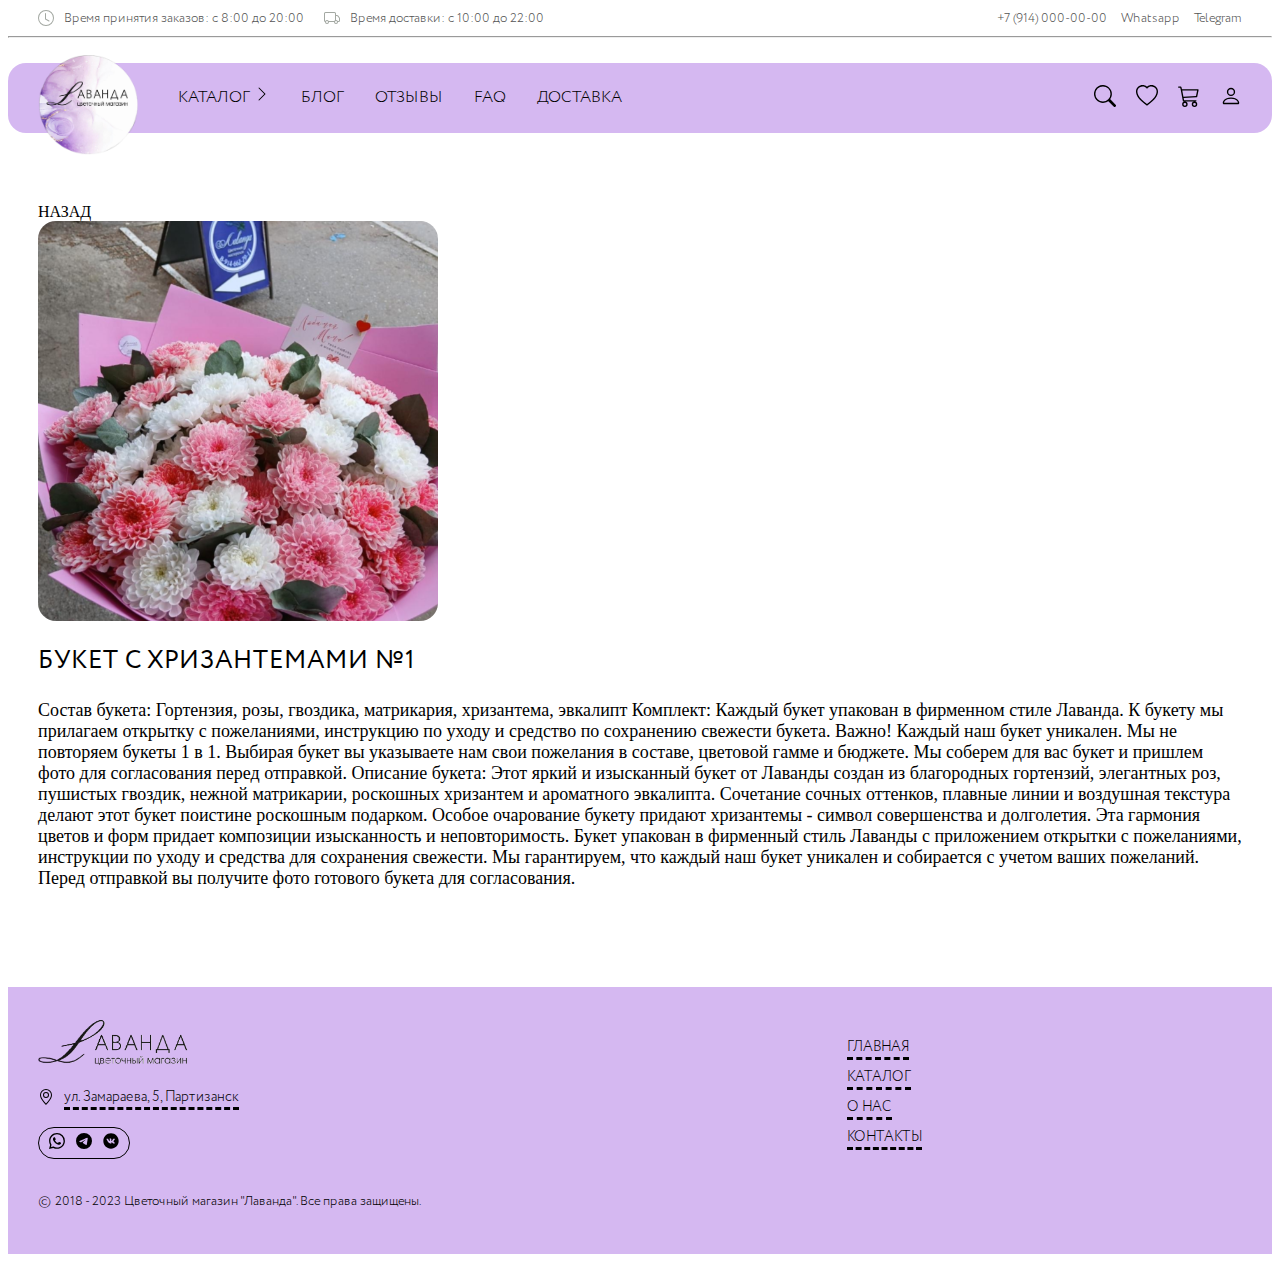
<file: buket-1.html>
<!DOCTYPE html>
<html lang="ru">
<head>
    <meta charset="UTF-8">
    <!-- Описать ключевые слова в метаинформации страницы, а также в описании страницы-->
    <meta name="viewport" content="width=device-width, initial-scale=1.0">

    <!--    <meta name="theme-color" content="#666666">-->
    <meta name="keywords" content="Лаванда, Партизанск, флористика, цветы, букеты, подарки, доставка цветов, магазин
    цветов, флористический магазин, цветочная лавка, флористические услуги, оформление мероприятий, цветы в Партизанске,
    цветы из Партизанска, магазин Лаванда">
    <meta name="description" content="Магазин флористики Лаванда в Партизанске предлагает широкий ассортимент свежих
    цветов, уникальных букетов и флористических композиций. Мы предоставляем качественные услуги по доставке цветов и
    оформлению мероприятий. Выбирайте самые красивые и свежие цветы для любого повода!">

    <link rel="stylesheet" href="styles/flowers.css">

    <!--metatextblock-->
    <title>Цветочный магазин "Лаванда" | Доставка букетов в Партизанске</title>
</head>
<body>
<header>
    <section class="header__top">
        <div class="header__info">
            <div class="header__icon-text">
                <img src="icons/clock.svg" alt="Часы" width="16" height="16">
                <span class="header__text header__text-icon">Время принятия заказов: с 8:00 до 20:00</span>
            </div>
            <div class="header__icon-text">
                <img src="icons/truck.svg" alt="Грузовик" width="16" height="16">
                <span class="header__text header__text-icon">Время доставки: с 10:00 до 22:00</span>
            </div>
        </div>
        <div class="header__contacts">
            <span class="header__text header__text-contacts">+7 (914) 000-00-00</span>
            <span class="header__text header__text-contacts">Whatsapp</span>
            <span class="header__text header__text-contacts">Telegram</span>
        </div>
    </section>

    <hr class="divider">

    <section class="header__middle">
        <div class="header__logo-block">
            <div class="header__site-nav-block">
                <nav class="header__menu">
                    <div class="header__logo">
                        <img src="images/logotype.png" alt="Лаванда" href="index.html">
                    </div>
                    <div class="header__menu-list">
                        <ul class="header__list">
                            <li class="header__list-item">
                                <a class="header__link" href="#">КАТАЛОГ
                                    <img class="header__arrow" src="icons/right-button.svg"
                                         alt="Вправо выпадающее меню" width="16" height="16"></a>
                                <ul class="header__dropdown-list">
                                    <li class="header__dropdown-item"><a href="#">ОНЛАЙН-ВИТРИНА</a></li>
                                    <li class="header__dropdown-item">
                                        <a class="header__dropdown-link" href="#">
                                            БУКЕТ НА ЗАКАЗ
                                            <img class="header__dropdown-arrow" src="icons/right-button.svg"
                                                 alt="Вправо выпадающее меню" width="16" height="16">
                                        </a>
                                        <ul class="header__dropdown-list header__dropdown-list_level2">
                                            <li class="header__dropdown-item"><a href="#">СЕЗОННЫЕ</a></li>
                                            <li class="header__dropdown-item"><a href="#">МОНО И ДУОБУКЕТЫ</a></li>
                                            <li class="header__dropdown-item"><a href="#">ЦВЕТОЧНЫЕ КОМПОЗИЦИИ</a></li>
                                            <li class="header__dropdown-item"><a href="#">СВАДЕБНЫЕ БУКЕТЫ</a></li>
                                            <li class="header__dropdown-item"><a href="#">СУХОЦВЕТЫ</a></li>
                                        </ul>
                                    </li>
                                    <li class="header__dropdown-item">
                                        <a class="header__dropdown-link" href="#">
                                            ДОБАВИТЬ К БУКЕТУ
                                            <img class="header__dropdown-arrow" src="icons/right-button.svg"
                                                 alt="Вправо выпадающее меню" width="16" height="16">
                                        </a>
                                        <ul class="header__dropdown-list header__dropdown-list_level2">
                                            <li class="header__dropdown-item"><a href="#">ВАЗЫ</a></li>
                                            <li class="header__dropdown-item"><a href="#">ПОДАРОЧНЫЕ СЕРТИФИКАТЫ</a></li>
                                            <li class="header__dropdown-item"><a href="#">НАБОРЫ</a></li>
                                            <li class="header__dropdown-item"><a href="#">МЯГКИЕ ИГРУШКИ</a></li>
                                            <li class="header__dropdown-item"><a href="#">ОТКРЫТКИ</a></li>
                                        </ul>
                                    </li>
                                    <li class="header__dropdown-item"><a href="#">В КОРЗИНАХ И КАШПО</a></li>
                                    <li class="header__dropdown-item"><a href="#">КОМНАТНЫЕ РАСТЕНИЯ</a></li>
                                    <li class="header__dropdown-item"><a href="#">ПОДАРКИ И ПРЕДМЕТЫ ДЛЯ ДОМА</a></li>
                                </ul>
                            </li>
                            <li class="header__list-item"><a class="header__link" href="#">БЛОГ</a></li>
                            <li class="header__list-item"><a class="header__link" href="#">ОТЗЫВЫ</a></li>
                            <li class="header__list-item"><a class="header__link" href="#faq">FAQ</a></li>
                            <li class="header__list-item"><a class="header__link" href="delivery.html">ДОСТАВКА</a></li>
                        </ul>
                    </div>
                </nav>
            </div>
        </div>

        <div class="header__search-and-actions">
            <a href="#" class="header__search-link">
                <div class="header__search-icon">
                    <img src="icons/search.svg" alt="Поиск" width="22" height="22">
                </div>
            </a>

            <a href="#" class="header__search-link">
                <div class="header__search-icon">
                    <img src="icons/heart.svg" alt="Избранное" width="22" height="22">
                </div>
            </a>

            <a href="#" class="header__search-link">
                <div class="header__search-icon">
                    <img src="icons/shop.svg" alt="Корзина" width="22" height="22">
                </div>
            </a>

            <a href="#" class="header__search-link">
                <div class="header__search-icon">
                    <img src="icons/people-circle.svg" alt="Личный кабинет" width="22" height="22">
                </div>
            </a>
        </div>
    </section>
</header>

<main>
    <section class="flower">
        <a href="index.html" class="flower-content__product-button-ago">
            НАЗАД
        </a>
        <div class="flower-content">
            <div class="flower-content__item-left">
                <img src="images/buket-7.bmp" alt="Поиск" width="400" height="400">
            </div>
            <div class="flower-content__item-right">
                <div class="flower-content__item-description">
                    <h2>
                        БУКЕТ С ХРИЗАНТЕМАМИ №1
                    </h2>
                    <p class="text-flower">

                        Состав букета:
                        Гортензия, розы, гвоздика, матрикария, хризантема, эвкалипт

                        Комплект:
                        Каждый букет упакован в фирменном стиле Лаванда. К букету мы прилагаем открытку с пожеланиями,
                        инструкцию по уходу и средство по сохранению свежести букета.

                        Важно!
                        Каждый наш букет уникален. Мы не повторяем букеты 1 в 1. Выбирая букет вы указываете нам свои
                        пожелания в составе, цветовой гамме и бюджете. Мы соберем для вас букет и пришлем фото для
                        согласования перед отправкой.

                        Описание букета:
                        Этот яркий и изысканный букет от Лаванды создан из благородных гортензий, элегантных роз,
                        пушистых гвоздик, нежной матрикарии, роскошных хризантем и ароматного эвкалипта. Сочетание сочных оттенков, плавные линии и воздушная текстура делают этот букет поистине роскошным подарком.

                        Особое очарование букету придают хризантемы - символ совершенства и долголетия. Эта гармония цветов и форм придает композиции изысканность и неповторимость.

                        Букет упакован в фирменный стиль Лаванды с приложением открытки с пожеланиями, инструкции по уходу и средства для сохранения свежести. Мы гарантируем, что каждый наш букет уникален и собирается с учетом ваших пожеланий. Перед отправкой вы получите фото готового букета для согласования.

                    </p>
                </div>

            </div>
        </div>
    </section>
</main>

<footer class="footer">
    <div class="footer__content">
        <div class="footer__left-column">
            <div class="footer__logo">
                <img src="images/logo.png" alt="Логотип Лаванда">
            </div>

            <div class="header__icon-text">
                <img src="icons/map.svg" alt="Часы" width="16" height="16">
                <span class="header__text text-black"><a class="footer__nav-link" href="https://yandex.ru/maps/-/CDDCmGp2">ул. Замараева, 5, Партизанск</a></span>
            </div>

            <div class="footer__social-links">
                <a href="https://chatwith.io/s/789681393338"><img src="icons/whatsapp.svg" alt="Ссылка на WhatsApp"></a>
                <a href="https://t.me/gonosanna"><img src="icons/telegram.svg" alt="Ссылка на Telegram"></a>
                <a href="https://vk.com/gonosanna"><img src="icons/vk.svg" alt="WhatsApp" ></a>
            </div>
        </div>
        <div class="footer__right-column">
            <span><a class="footer__nav-link" href="#">ГЛАВНАЯ</a></span>
            <span><a class="footer__nav-link" href="#">КАТАЛОГ</a></span>
            <span><a class="footer__nav-link" href="#">О НАС</a></span>
            <span><a class="footer__nav-link" href="#">КОНТАКТЫ</a></span>
        </div>
    </div>
    <div class="footer__bottom">
        <p class="footer__copyright">&copy; 2018 - 2023 Цветочный магазин "Лаванда". Все права защищены.</p>
    </div>
</footer>
</body>
</html>
</file>
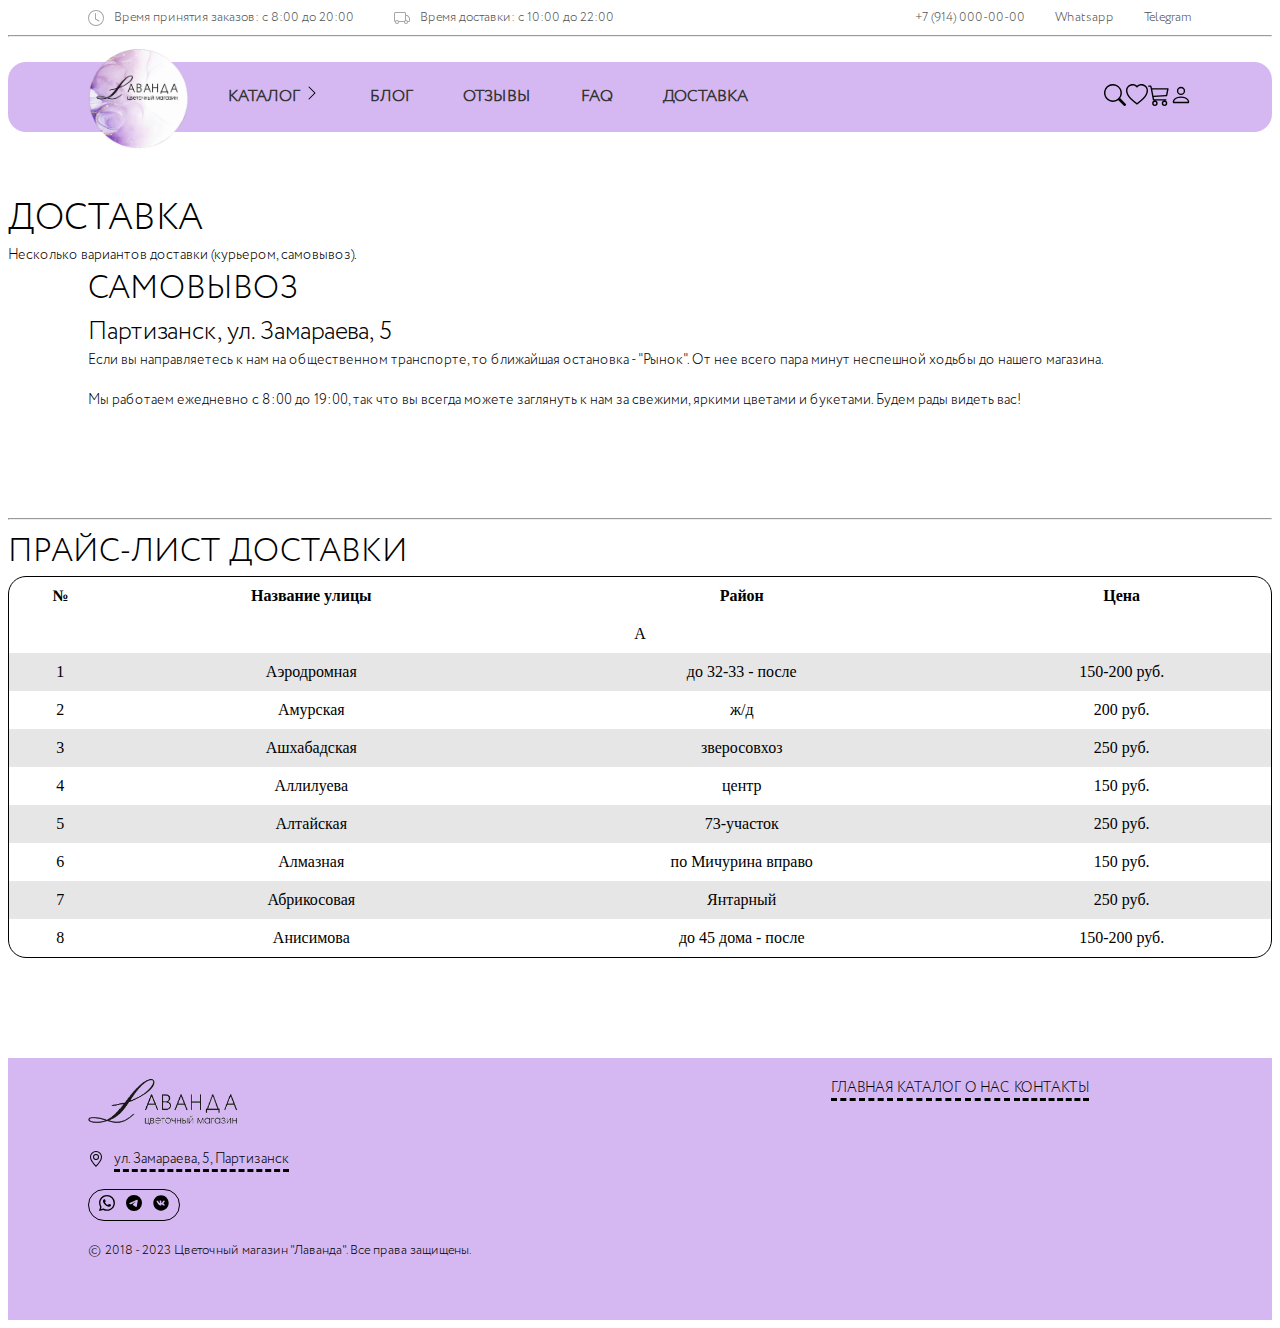
<file: delivery.html>
<!DOCTYPE html>
<html lang="en">
<head>
    <meta charset="UTF-8">
    <title>Доставка прайс-лист | Доставка букетов в Партизанске</title>
    <!-- Описать ключевые слова в метаинформации страницы, а также в описании страницы-->
    <meta name="viewport" content="width=device-width, initial-scale=1.0">

    <!--    <meta name="theme-color" content="#666666">-->
    <meta name="keywords" content="прайс-лист, Лаванда, Партизанск, флористика, цветы, букеты, подарки, доставка цветов, магазин
    цветов, флористический магазин, цветочная лавка, флористические услуги, оформление мероприятий, цветы в Партизанске,
    цветы из Партизанска, магазин Лаванда">
    <meta name="description" content="Доставка букетов в магазине Лаванда. Прайс-лист">
    <link rel="stylesheet" href="styles/outlines.css">
</head>
<body>
<header>
    <section class="header__top">
        <div class="header__info">
            <div class="header__icon-text">
                <img src="icons/clock.svg" alt="Часы" width="16" height="16">
                <span class="header__text header__text-icon">Время принятия заказов: с 8:00 до 20:00</span>
            </div>
            <div class="header__icon-text">
                <img src="icons/truck.svg" alt="Часы" width="16" height="16">
                <span class="header__text header__text-icon">Время доставки: с 10:00 до 22:00</span>
            </div>
        </div>
        <div class="header__contacts">
            <span class="header__text header__text-contacts">+7 (914) 000-00-00</span>
            <span class="header__text header__text-contacts">Whatsapp</span>
            <span class="header__text header__text-contacts">Telegram</span>
        </div>
    </section>
    <hr class="divider">

    <section class="header__middle">
        <div class="header__logo-block">
            <div class="header__site-nav-block">
                <nav class="header__menu">
                    <div class="header__logo">
                        <img src="images/logotype.png" alt="Лаванда">
                    </div>
                    <div class="header__menu-list">
                        <ul class="header__list">
                            <li class="header__list-item">
                                <a class="header__link" href="#">КАТАЛОГ
                                    <img class="header__arrow" src="icons/right-button.svg"
                                         alt="Вправо выпадающее меню" width="16" height="16"></a>
                                <ul class="header__dropdown-list">
                                    <li class="header__dropdown-item"><a href="#">ОНЛАЙН-ВИТРИНА</a></li>
                                    <li class="header__dropdown-item">
                                        <a class="header__dropdown-link" href="#">
                                            БУКЕТ НА ЗАКАЗ
                                            <img class="header__dropdown-arrow" src="icons/right-button.svg"
                                                 alt="Вправо выпадающее меню" width="16" height="16">
                                        </a>
                                        <ul class="header__dropdown-list header__dropdown-list_level2">
                                            <li class="header__dropdown-item"><a href="#">СЕЗОННЫЕ</a></li>
                                            <li class="header__dropdown-item"><a href="#">МОНО И ДУОБУКЕТЫ</a></li>
                                            <li class="header__dropdown-item"><a href="#">ЦВЕТОЧНЫЕ КОМПОЗИЦИИ</a></li>
                                            <li class="header__dropdown-item"><a href="#">СВАДЕБНЫЕ БУКЕТЫ</a></li>
                                            <li class="header__dropdown-item"><a href="#">СУХОЦВЕТЫ</a></li>
                                        </ul>
                                    </li>
                                    <li class="header__dropdown-item">
                                        <a class="header__dropdown-link" href="#">
                                            ДОБАВИТЬ К БУКЕТУ
                                            <img class="header__dropdown-arrow" src="icons/right-button.svg"
                                                 alt="Вправо выпадающее меню" width="16" height="16">
                                        </a>
                                        <ul class="header__dropdown-list header__dropdown-list_level2">
                                            <li class="header__dropdown-item"><a href="#">ВАЗЫ</a></li>
                                            <li class="header__dropdown-item"><a href="#">ПОДАРОЧНЫЕ СЕРТИФИКАТЫ</a></li>
                                            <li class="header__dropdown-item"><a href="#">НАБОРЫ</a></li>
                                            <li class="header__dropdown-item"><a href="#">МЯГКИЕ ИГРУШКИ</a></li>
                                            <li class="header__dropdown-item"><a href="#">ОТКРЫТКИ</a></li>
                                        </ul>
                                    </li>
                                    <li class="header__dropdown-item"><a href="#">В КОРЗИНАХ И КАШПО</a></li>
                                    <li class="header__dropdown-item"><a href="#">КОМНАТНЫЕ РАСТЕНИЯ</a></li>
                                    <li class="header__dropdown-item"><a href="#">ПОДАРКИ И ПРЕДМЕТЫ ДЛЯ ДОМА</a></li>
                                </ul>
                            </li>
                            <li class="header__list-item"><a class="header__link" href="#">БЛОГ</a></li>
                            <li class="header__list-item"><a class="header__link" href="#">ОТЗЫВЫ</a></li>
                            <li class="header__list-item"><a class="header__link" href="index.html#faq">FAQ</a></li>
                            <li class="header__list-item"><a class="header__link" href="#">ДОСТАВКА</a></li>
                        </ul>
                    </div>
                </nav>
            </div>
        </div>

        <div class="header__search-and-actions">
            <a href="#" class="header__search-link">
                <div class="icon-search">
                    <img src="icons/search.svg" alt="Поиск" width="22" height="22">
                </div>
            </a>

            <a href="#" class="header__search-link">
                <div class="icon-basket">
                    <img src="icons/heart.svg" alt="Избранное" width="22" height="22">
                </div>
            </a>

            <a href="#" class="header__search-link">
                <div class="icon-basket">
                    <img src="icons/shop.svg" alt="Корзина" width="22" height="22">
                </div>
            </a>

            <a href="#" class="header__search-link">
                <div class="icon-basket">
                    <img src="icons/people-circle.svg" alt="Личный кабинет" width="22" height="22">
                </div>
            </a>
        </div>
    </section>
</header>

<main>
    <div class="block-selection-container">
        <div class="weekly-selection__content">
            <div class="weekly-selection__title-col">
                <h1 class="title-1">ДОСТАВКА</h1>
            </div>
            <div class="weekly-selection__description-col">
                <p class="weekly-selection__description">
                    Несколько вариантов доставки (курьером, самовывоз).
                </p>
            </div>
        </div>
    </div>
    <section class="about-us-address">
        <div class="about-us-address__left-column">
            <h2>САМОВЫВОЗ</h2>

            <div class="about-us-address__info">
                <h3>
                    Партизанск, ул. Замараева, 5
                </h3>
                <p>Если вы направляетесь к нам на общественном транспорте, то ближайшая остановка - "Рынок". От нее
                    всего пара минут неспешной ходьбы до нашего магазина.<br><br>
                    Мы работаем ежедневно с 8:00 до 19:00, так что вы всегда можете заглянуть к нам за свежими,
                    яркими цветами и букетами. Будем рады видеть вас!
                </p>
            </div>
        </div>

        <div class="address-map-selection-col2">
            <div id="about-us-address__map">
                <script type="text/javascript" charset="utf-8" async src="https://api-maps.yandex.ru/services/constructor/1.0/js/?um=constructor%3A04372f220e817e42113272e1b01f2c7800bf6b0612480513330a82c87dc3592e&amp;width=650&amp;height=400&amp;lang=ru_RU&amp;scroll=true"></script>

            </div>
        </div>
    </section>
    <hr class="divider">

    <section class="delivery-2">
        <h2>ПРАЙС-ЛИСТ ДОСТАВКИ</h2>
        <div class="table-delivery">
        <table>
            <thead>
            <tr>
                <th scope="col">№</th>
                <th scope="col">Название улицы</th>
                <th scope="col">Район</th>
                <th scope="col">Цена</th>
            </tr>
            </thead>
            <tbody>
            <tr class="products-row">
                <td colspan="4">А</td>
            </tr>
            <tr>
                <td scope="row" aria-label="№">1</td>
                <td aria-label="Название улицы">Аэродромная</td>
                <td aria-label="Район">до 32-33 - после</td>
                <td aria-label="Цена">150-200 руб.</td>
            </tr>
            <tr>
                <td scope="row" aria-label="№">2</td>
                <td aria-label="Название улицы">Амурская</td>
                <td aria-label="Район">ж/д</td>
                <td aria-label="Цена">200 руб.</td>
            </tr>
            <tr>
                <td scope="row" aria-label="№">3</td>
                <td aria-label="Название улицы">Ашхабадская</td>
                <td aria-label="Район">зверосовхоз</td>
                <td aria-label="Цена">250 руб.</td>
            </tr>
            <tr>
                <td scope="row" aria-label="№">4</td>
                <td aria-label="Название улицы">Аллилуева</td>
                <td aria-label="Район">центр</td>
                <td aria-label="Цена">150 руб.</td>
            </tr>
            <tr>
                <td scope="row" aria-label="№">5</td>
                <td aria-label="Название улицы">Алтайская</td>
                <td aria-label="Район">73-участок</td>
                <td aria-label="Цена">250 руб.</td>
            </tr>
            <tr>
                <td scope="row" aria-label="№">6</td>
                <td aria-label="Название улицы">Алмазная</td>
                <td aria-label="Район">по Мичурина вправо</td>
                <td aria-label="Цена">150 руб.</td>
            </tr>
            <tr>
                <td scope="row" aria-label="№">7</td>
                <td aria-label="Название улицы">Абрикосовая</td>
                <td aria-label="Район">Янтарный</td>
                <td aria-label="Цена">250 руб.</td>
            </tr>
            <tr>
                <td scope="row" aria-label="№">8</td>
                <td aria-label="Название улицы">Анисимова</td>
                <td aria-label="Район">до 45 дома - после</td>
                <td aria-label="Цена">150-200 руб.</td>
            </tr>
            </tbody>
        </table>
        </div>
    </section>
</main>

<footer>
    <div class="footer__content">
        <div class="footer__left-column">
            <div class="footer__logo">
                <img src="images/logo.png" alt="Логотип Лаванда">
            </div>

            <div class="header__icon-text">
                <img src="icons/map.svg" alt="Часы" width="16" height="16">
                <span class="header__text text-black"><a class="footer__nav-link" href="https://yandex.ru/maps/-/CDDCmGp2">ул. Замараева, 5, Партизанск</a></span>
            </div>

            <div class="footer__social-links">
                <a href="https://chatwith.io/s/789681393338"><img src="icons/whatsapp.svg" alt="Ссылка на WhatsApp"></a>
                <a href="https://t.me/gonosanna"><img src="icons/telegram.svg" alt="Ссылка на Telegram"></a>
                <a href="https://vk.com/gonosanna"><img src="icons/vk.svg" alt="WhatsApp" ></a>
            </div>
        </div>
        <div class="footer__right-column">
            <span class="header__text text-black"><a class="footer__nav-link" href="#">ГЛАВНАЯ</a></span>
            <span class="header__text text-black"><a class="footer__nav-link" href="#">КАТАЛОГ</a></span>
            <span class="header__text text-black"><a class="footer__nav-link" href="#">О НАС</a></span>
            <span class="header__text text-black"><a class="footer__nav-link" href="#">КОНТАКТЫ</a></span>
        </div>
    </div>
    <div class="footer__bottom">
        <p class="footer__copyright">&copy; 2018 - 2023 Цветочный магазин "Лаванда". Все права защищены.</p>
    </div>
</footer>
</body>
</html>
</file>
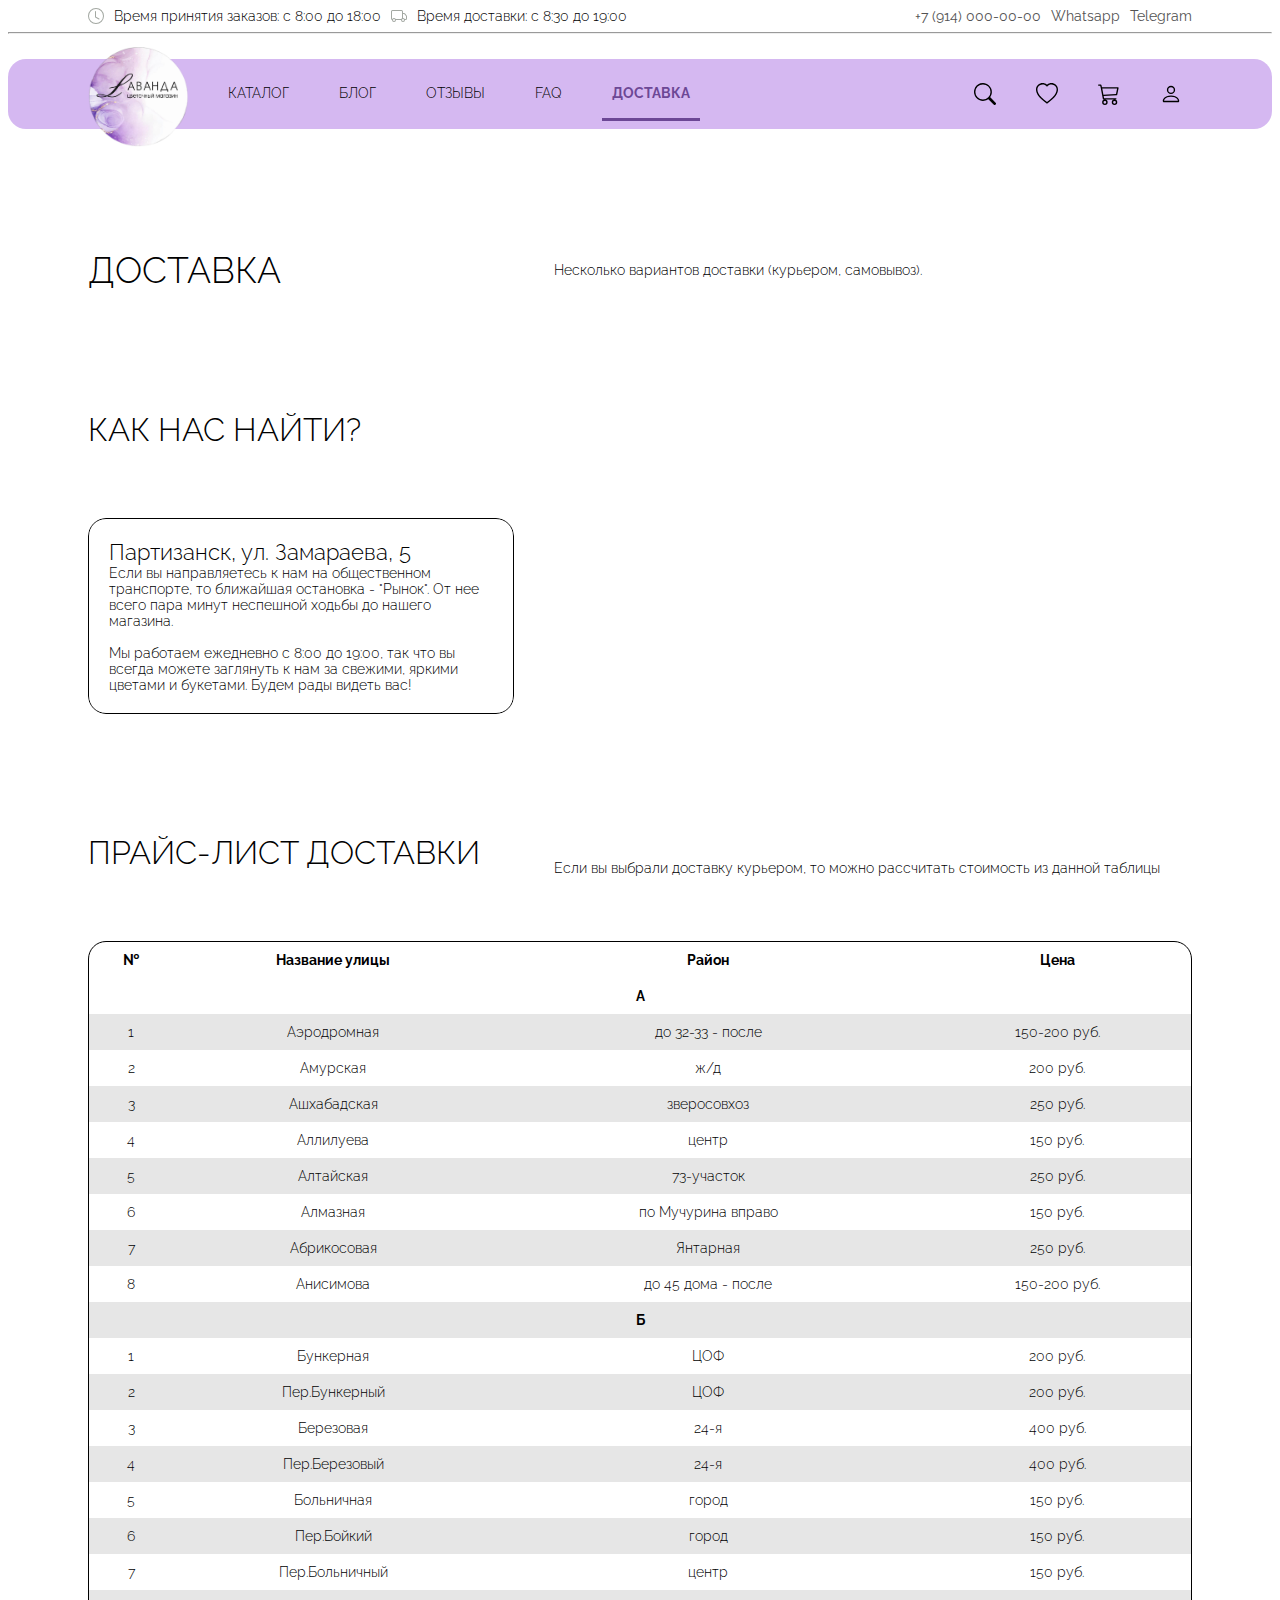
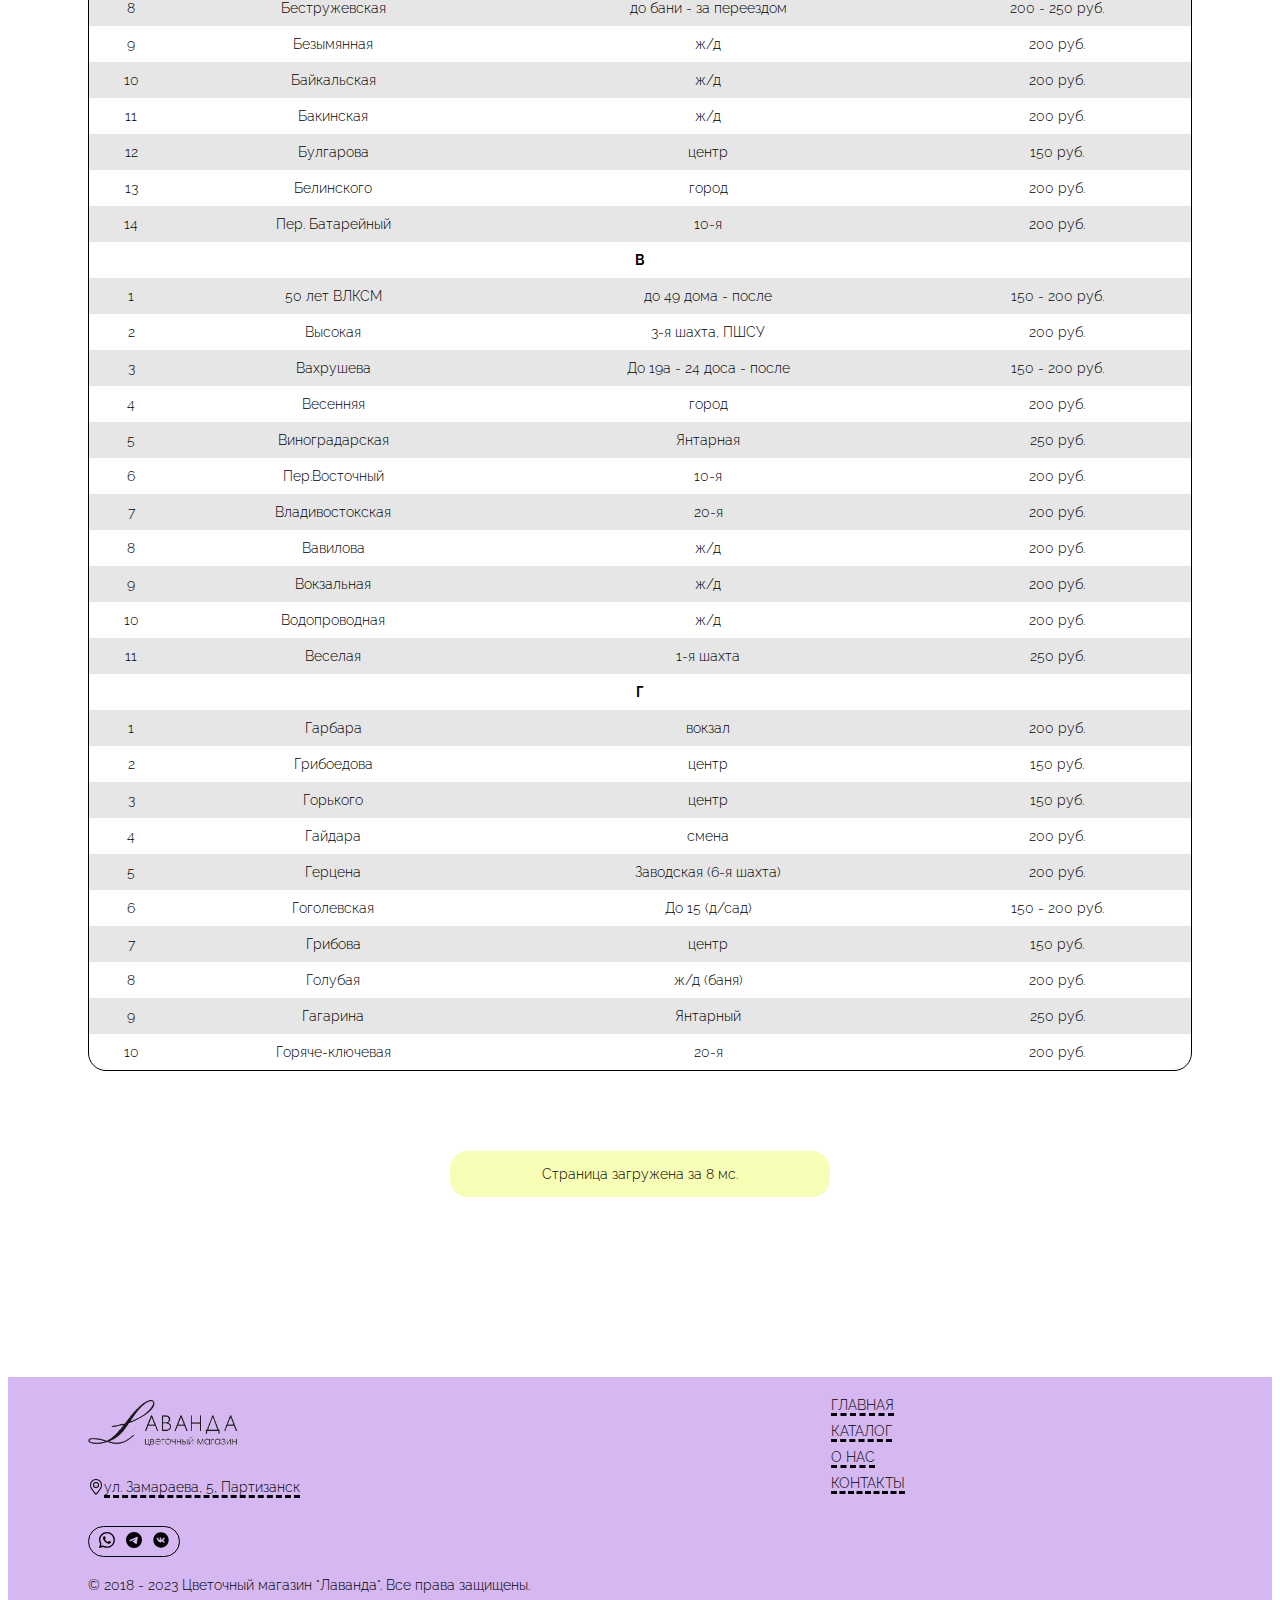
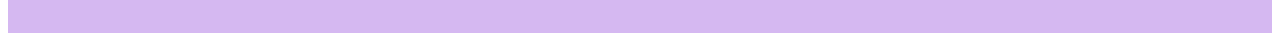
<file: pages/delivery/delivery.html>
<!DOCTYPE html>
<html lang="en">
<head>
    <meta charset="UTF-8">
    <title>Доставка прайс-лист | Доставка букетов в Партизанске</title>
    <!-- Описать ключевые слова в метаинформации страницы, а также в описании страницы-->
    <meta name="viewport" content="width=device-width, initial-scale=1.0">

    <!--    <meta name="theme-color" content="#666666">-->
    <meta name="keywords" content="прайс-лист, Лаванда, Партизанск, флористика, цветы, букеты, подарки, доставка цветов, магазин
    цветов, флористический магазин, цветочная лавка, флористические услуги, оформление мероприятий, цветы в Партизанске,
    цветы из Партизанска, магазин Лаванда">
    <meta name="description" content="Доставка букетов в магазине Лаванда. Прайс-лист">
    <link rel="stylesheet" href="../../css/outlines.css">
    <link href="https://fonts.googleapis.com/css2?family=Raleway:wght@100;200;300;400;500;600;700;800;900&display=swap" rel="stylesheet">

    <link rel="icon" type="image/png" href="../../images/logotype.png">

    <script src="../../js/loadTime.js" defer></script>
    <script src="../../js/domActive.js" defer></script>
</head>
<body>
<header>
    <section class="header__info-section">
        <div class="header__info">
            <div class="header__order-time">
                <img src="../../icons/clock.svg" alt="Часы" width="16" height="16" class="header__icon">
                <p class="header__text header__text--order-time">Время принятия заказов: с 8:00 до 18:00</p>
            </div>
            <div class="header__delivery-time">
                <img src="../../icons/truck.svg" alt="Грузовик" width="16" height="16" class="header__icon">
                <p class="header__text header__text--delivery-time">Время доставки: с 8:30 до 19:00</p>
            </div>
        </div>
        <div class="header__contacts">
            <p class="header__text header__text--contact">+7 (914) 000-00-00</p>
            <p class="header__text header__text--contact">Whatsapp</p>
            <p class="header__text header__text--contact">Telegram</p>
        </div>
    </section>
    <hr class="divider">


    <section class="header__navigation-section">
        <div class="header__logo-block">
            <div class="header__site-nav-block">
                <nav class="header__menu">
                    <div class="header__logo">
                        <img src="../../images/logotype.png" alt="Лаванда">
                    </div>
                    <div class="header__menu-list">
                        <ul class="header__list">
                            <li class="header__list-item">
                                <a class="header__link" href="../catalog-page-bouquet/catalog-page.html">
                                    <h5>КАТАЛОГ</h5>
                                </a>
                            </li>
                            <li class="header__list-item">
                                <a class="header__link" href="">
                                    <h5>БЛОГ</h5>
                                </a>
                            </li>
                            <li class="header__list-item">
                                <a class="header__link" href="../review/reviews.html">
                                    <h5>ОТЗЫВЫ</h5>
                                </a>
                            </li>
                            <li class="header__list-item">
                                <a class="header__link" href="../../index.html#faq">
                                    <h5>FAQ</h5>
                                </a>
                            </li>
                            <li class="header__list-item">
                                <a class="header__link" href="#">
                                    <h5>ДОСТАВКА</h5>
                                </a>
                            </li>
                        </ul>
                    </div>
                    <div class="header__menu-toggle">
                        <div class="header__menu-icon">
                            <h5 class="header__menu-text">МЕНЮ</h5>
                        </div>
                        <div class="header__menu-dropdown">
                            <a href="" class="header__link">
                                <h5>КАТАЛОГ</h5>
                            </a>
                            <a href="" class="header__link">
                                <h5>БЛОГ</h5>
                            </a>
                            <a href="" class="header__link">
                                <h5>ОТЗЫВЫ</h5>
                            </a>
                            <a href="../../index.html#faq" class="header__link">
                                <h5>FAQ</h5>
                            </a>
                            <a class="header__link" href="#">
                                <h5>ДОСТАВКА</h5>
                            </a>
                        </div>
                    </div>
                </nav>
            </div>
        </div>

        <div class="header__search-and-actions">
            <div class="header__search-links">
                <a href="" class="header__search-link">
                    <div class="header__search-icon">
                        <img src="../../icons/search.svg" alt="Поиск" width="22" height="22">
                    </div>
                </a>
                <a href="" class="header__search-link">
                    <div class="header__search-icon">
                        <img src="../../icons/heart.svg" alt="Избранное" width="22" height="22">
                    </div>
                </a>
                <a href="" class="header__search-link">
                    <div class="header__search-icon">
                        <img src="../../icons/shop.svg" alt="Корзина" width="22" height="22">
                    </div>
                </a>
                <a href="" class="header__search-link">
                    <div class="header__search-icon">
                        <img src="../../icons/people-circle.svg" alt="Личный кабинет" width="22" height="22">
                    </div>
                </a>
            </div>
            <div class="header__search-icon-wrapper">
                <div class="header__search-icon">
                    <img src="../../icons/more.svg" alt="Больше" width="22" height="22" class="header__more-icon">
                </div>
                <div class="header__search-dropdown">
                    <a href="" class="header__search-link">
                        <div class="header__search-icon">
                            <img src="../../icons/search.svg" alt="Поиск" width="22" height="22">
                        </div>
                    </a>
                    <a href="" class="header__search-link">
                        <div class="header__search-icon">
                            <img src="../../icons/heart.svg" alt="Избранное" width="22" height="22">
                        </div>
                    </a>
                    <a href="" class="header__search-link">
                        <div class="header__search-icon">
                            <img src="../../icons/shop.svg" alt="Корзина" width="22" height="22">
                        </div>
                    </a>
                    <a href="" class="header__search-link">
                        <div class="header__search-icon">
                            <img src="../../icons/people-circle.svg" alt="Личный кабинет" width="22" height="22">
                        </div>
                    </a>
                </div>
            </div>
        </div>
    </section>

    <script src="../../js/header.js" defer></script>
    <script src="../../js/domActive.js"></script>
</header>

<main>
    <section class="delivery-selection">
        <div class="delivery-selection__container">
            <h1 class="delivery-selection__container-title">ДОСТАВКА</h1>

            <div class="delivery-selection__description">
                <p>
                    Несколько вариантов доставки (курьером, самовывоз).
                </p>
            </div>
        </div>
    </section>
    <section class="about-us-address">
        <div class="delivery-selection__container">
            <h2 class="delivery-selection__container-title">КАК НАС НАЙТИ?</h2>
        </div>
        <div class="about-us-address__container">
            <div class="about-us-address__container-item">
                <div class="about-us-address__container-item_description">
                    <h4>
                        Партизанск, ул. Замараева, 5
                    </h4>
                    <p>Если вы направляетесь к нам на общественном транспорте, то ближайшая остановка - "Рынок". От нее
                        всего пара минут неспешной ходьбы до нашего магазина.<br><br>
                        Мы работаем ежедневно с 8:00 до 19:00, так что вы всегда можете заглянуть к нам за свежими,
                        яркими цветами и букетами. Будем рады видеть вас!
                    </p>
                </div>
            </div>
            <div class="about-us-address__container-item">
                <div class="about-us-address__container-item-map" >
                    <script type="text/javascript" charset="utf-8" async src="https://api-maps.yandex.ru/services/constructor/1.0/js/?um=constructor%3A04372f220e817e42113272e1b01f2c7800bf6b0612480513330a82c87dc3592e&amp;lang=ru_RU&amp;scroll=true"></script>
                </div>
            </div>
        </div>


    </section>

    <section class="delivery-price">
        <div class="delivery-selection__container">
            <h2 class="delivery-selection__container-title">ПРАЙС-ЛИСТ ДОСТАВКИ</h2>
            <div class="delivery-selection__description">
                <p>
                    Если вы выбрали доставку курьером, то можно рассчитать стоимость из данной таблицы
                </p>
            </div>
        </div>

        <div class="table-delivery">
            <table>
                <thead>
                <tr>
                    <th scope="col"><h5>№</h5></th>
                    <th scope="col"><h5>Название улицы</h5></th>
                    <th scope="col"><h5>Район</h5></th>
                    <th scope="col"><h5>Цена</h5></th>
                </tr>
                </thead>
                <tbody>
                <tr class="products-row">
                    <td colspan="4"><p>А</p></td>
                </tr>
                <tr>
                    <td scope="row" aria-label="№"><p>1</p></td>
                    <td aria-label="Название улицы"><p>Аэродромная</p></td>
                    <td aria-label="Район"><p>до 32-33 - после</p></td>
                    <td aria-label="Цена"><p>150-200 руб.</p></td>
                </tr>
                <tr>
                    <td scope="row" aria-label="№"><p>2</p></td>
                    <td aria-label="Название улицы"><p>Амурская</p></td>
                    <td aria-label="Район"><p>ж/д</p></td>
                    <td aria-label="Цена"><p>200 руб.</p></td>
                </tr>
                <tr>
                    <td scope="row" aria-label="№"><p>3</p></td>
                    <td aria-label="Название улицы"><p>Ашхабадская</p></td>
                    <td aria-label="Район"><p>зверосовхоз</p></td>
                    <td aria-label="Цена"><p>250 руб.</p></td>
                </tr>
                <tr>
                    <td scope="row" aria-label="№"><p>4</p></td>
                    <td aria-label="Название улицы"><p>Аллилуева</p></td>
                    <td aria-label="Район"><p>центр</p></td>
                    <td aria-label="Цена"><p>150 руб.</p></td>
                </tr>
                <tr>
                    <td scope="row" aria-label="№"><p>5</p></td>
                    <td aria-label="Название улицы"><p>Алтайская</p></td>
                    <td aria-label="Район"><p>73-участок</p></td>
                    <td aria-label="Цена"><p>250 руб.</p></td>
                </tr>
                <tr>
                    <td scope="row" aria-label="№"><p>6</p></td>
                    <td aria-label="Название улицы"><p>Алмазная</p></td>
                    <td aria-label="Район"><p>по Мучурина вправо</p></td>
                    <td aria-label="Цена"><p>150 руб.</p></td>
                </tr>
                <tr>
                    <td scope="row" aria-label="№"><p>7</p></td>
                    <td aria-label="Название улицы"><p>Абрикосовая</p></td>
                    <td aria-label="Район"><p>Янтарная</p></td>
                    <td aria-label="Цена"><p>250 руб.</p></td>
                </tr>
                <tr>
                    <td scope="row" aria-label="№"><p>8</p></td>
                    <td aria-label="Название улицы"><p>Анисимова</p></td>
                    <td aria-label="Район"><p>до 45 дома - после</p></td>
                    <td aria-label="Цена"><p>150-200 руб.</p></td>
                </tr>
                <tr class="products-row">
                    <td colspan="4"><p>Б</p></td>
                </tr>
                <tr>
                    <td scope="row" aria-label="№"><p>1</p></td>
                    <td aria-label="Название улицы"><p>Бункерная</p></td>
                    <td aria-label="Район"><p>ЦОФ</p></td>
                    <td aria-label="Цена"><p>200 руб.</p></td>
                </tr>
                <tr>
                    <td scope="row" aria-label="№"><p>2</p></td>
                    <td aria-label="Название улицы"><p>Пер.Бункерный</p></td>
                    <td aria-label="Район"><p>ЦОФ</p></td>
                    <td aria-label="Цена"><p>200 руб.</p></td>
                </tr>
                <tr>
                    <td scope="row" aria-label="№"><p>3</p></td>
                    <td aria-label="Название улицы"><p>Березовая</p></td>
                    <td aria-label="Район"><p>24-я</p></td>
                    <td aria-label="Цена"><p>400 руб.</p></td>
                </tr>
                <tr>
                    <td scope="row" aria-label="№"><p>4</p></td>
                    <td aria-label="Название улицы"><p>Пер.Березовый</p></td>
                    <td aria-label="Район"><p>24-я</p></td>
                    <td aria-label="Цена"><p>400 руб.</p></td>
                </tr>
                <tr>
                    <td scope="row" aria-label="№"><p>5</p></td>
                    <td aria-label="Название улицы"><p>Больничная</p></td>
                    <td aria-label="Район"><p>город</p></td>
                    <td aria-label="Цена"><p>150 руб.</p></td>
                </tr>
                <tr>
                    <td scope="row" aria-label="№"><p>6</p></td>
                    <td aria-label="Название улицы"><p>Пер.Бойкий</p></td>
                    <td aria-label="Район"><p>город</p></td>
                    <td aria-label="Цена"><p>150 руб.</p></td>
                </tr>
                <tr>
                    <td scope="row" aria-label="№"><p>7</p></td>
                    <td aria-label="Название улицы"><p>Пер.Больничный</p></td>
                    <td aria-label="Район"><p>центр</p></td>
                    <td aria-label="Цена"><p>150 руб.</p></td>
                </tr>
                <tr>
                    <td scope="row" aria-label="№"><p>8</p></td>
                    <td aria-label="Название улицы"><p>Бестружевская</p></td>
                    <td aria-label="Район"><p>до бани - за переездом</p></td>
                    <td aria-label="Цена"><p>200 - 250 руб.</p></td>
                </tr>
                <tr>
                    <td scope="row" aria-label="№"><p>9</p></td>
                    <td aria-label="Название улицы"><p>Безымянная</p></td>
                    <td aria-label="Район"><p>ж/д</p></td>
                    <td aria-label="Цена"><p>200 руб.</p></td>
                </tr>
                <tr>
                    <td scope="row" aria-label="№"><p>10</p></td>
                    <td aria-label="Название улицы"><p>Байкальская</p></td>
                    <td aria-label="Район"><p>ж/д</p></td>
                    <td aria-label="Цена"><p>200 руб.</p></td>
                </tr>
                <tr>
                    <td scope="row" aria-label="№"><p>11</p></td>
                    <td aria-label="Название улицы"><p>Бакинская</p></td>
                    <td aria-label="Район"><p>ж/д</p></td>
                    <td aria-label="Цена"><p>200 руб.</p></td>
                </tr>
                <tr>
                    <td scope="row" aria-label="№"><p>12</p></td>
                    <td aria-label="Название улицы"><p>Булгарова</p></td>
                    <td aria-label="Район"><p>центр</p></td>
                    <td aria-label="Цена"><p>150 руб.</p></td>
                </tr>
                <tr>
                    <td scope="row" aria-label="№"><p>13</p></td>
                    <td aria-label="Название улицы"><p>Белинского</p></td>
                    <td aria-label="Район"><p>город</p></td>
                    <td aria-label="Цена"><p>200 руб.</p></td>
                </tr>
                <tr>
                    <td scope="row" aria-label="№"><p>14</p></td>
                    <td aria-label="Название улицы"><p>Пер. Батарейный</p></td>
                    <td aria-label="Район"><p>10-я</p></td>
                    <td aria-label="Цена"><p>200 руб.</p></td>
                </tr>
                <tr class="products-row">
                    <td colspan="4"><p>В</p></td>
                </tr>
                <tr>
                    <td scope="row" aria-label="№"><p>1</p></td>
                    <td aria-label="Название улицы"><p>50 лет ВЛКСМ</p></td>
                    <td aria-label="Район"><p>до 49 дома - после</p></td>
                    <td aria-label="Цена"><p>150 - 200 руб.</p></td>
                </tr>
                <tr>
                    <td scope="row" aria-label="№"><p>2</p></td>
                    <td aria-label="Название улицы"><p>Высокая</p></td>
                    <td aria-label="Район"><p>3-я шахта, ПШСУ</p></td>
                    <td aria-label="Цена"><p>200 руб.</p></td>
                </tr>
                <tr>
                    <td scope="row" aria-label="№"><p>3</p></td>
                    <td aria-label="Название улицы"><p>Вахрушева</p></td>
                    <td aria-label="Район"><p>До 19а - 24 доса - после</p></td>
                    <td aria-label="Цена"><p>150 - 200 руб.</p></td>
                </tr>
                <tr>
                    <td scope="row" aria-label="№"><p>4</p></td>
                    <td aria-label="Название улицы"><p>Весенняя</p></td>
                    <td aria-label="Район"><p>город</p></td>
                    <td aria-label="Цена"><p>200 руб.</p></td>
                </tr>
                <tr>
                    <td scope="row" aria-label="№"><p>5</p></td>
                    <td aria-label="Название улицы"><p>Виноградарская</p></td>
                    <td aria-label="Район"><p>Янтарная</p></td>
                    <td aria-label="Цена"><p>250 руб.</p></td>
                </tr>
                <tr>
                    <td scope="row" aria-label="№"><p>6</p></td>
                    <td aria-label="Название улицы"><p>Пер.Восточный</p></td>
                    <td aria-label="Район"><p>10-я</p></td>
                    <td aria-label="Цена"><p>200 руб.</p></td>
                </tr>
                <tr>
                    <td scope="row" aria-label="№"><p>7</p></td>
                    <td aria-label="Название улицы"><p>Владивостокская</p></td>
                    <td aria-label="Район"><p>20-я</p></td>
                    <td aria-label="Цена"><p>200 руб.</p></td>
                </tr>
                <tr>
                    <td scope="row" aria-label="№"><p>8</p></td>
                    <td aria-label="Название улицы"><p>Вавилова</p></td>
                    <td aria-label="Район"><p>ж/д</p></td>
                    <td aria-label="Цена"><p>200 руб.</p></td>
                </tr>
                <tr>
                    <td scope="row" aria-label="№"><p>9</p></td>
                    <td aria-label="Название улицы"><p>Вокзальная</p></td>
                    <td aria-label="Район"><p>ж/д</p></td>
                    <td aria-label="Цена"><p>200 руб.</p></td>
                </tr>
                <tr>
                    <td scope="row" aria-label="№"><p>10</p></td>
                    <td aria-label="Название улицы"><p>Водопроводная</p></td>
                    <td aria-label="Район"><p>ж/д</p></td>
                    <td aria-label="Цена"><p>200 руб.</p></td>
                </tr>
                <tr>
                    <td scope="row" aria-label="№"><p>11</p></td>
                    <td aria-label="Название улицы"><p>Веселая</p></td>
                    <td aria-label="Район"><p>1-я шахта</p></td>
                    <td aria-label="Цена"><p>250 руб.</p></td>
                </tr>
                <tr class="products-row">
                    <td colspan="4"><p>Г</p></td>
                </tr>
                <tr>
                    <td scope="row" aria-label="№"><p>1</p></td>
                    <td aria-label="Название улицы"><p>Гарбара</p></td>
                    <td aria-label="Район"><p>вокзал</p></td>
                    <td aria-label="Цена"><p>200 руб.</p></td>
                </tr>
                <tr>
                    <td scope="row" aria-label="№"><p>2</p></td>
                    <td aria-label="Название улицы"><p>Грибоедова</p></td>
                    <td aria-label="Район"><p>центр</p></td>
                    <td aria-label="Цена"><p>150 руб.</p></td>
                </tr>
                <tr>
                    <td scope="row" aria-label="№"><p>3</p></td>
                    <td aria-label="Название улицы"><p>Горького</p></td>
                    <td aria-label="Район"><p>центр</p></td>
                    <td aria-label="Цена"><p>150 руб.</p></td>
                </tr>
                <tr>
                    <td scope="row" aria-label="№"><p>4</p></td>
                    <td aria-label="Название улицы"><p>Гайдара</p></td>
                    <td aria-label="Район"><p>смена</p></td>
                    <td aria-label="Цена"><p>200 руб.</p></td>
                </tr>
                <tr>
                    <td scope="row" aria-label="№"><p>5</p></td>
                    <td aria-label="Название улицы"><p>Герцена</p></td>
                    <td aria-label="Район"><p>Заводская (6-я шахта)</p></td>
                    <td aria-label="Цена"><p>200 руб.</p></td>
                </tr>
                <tr>
                    <td scope="row" aria-label="№"><p>6</p></td>
                    <td aria-label="Название улицы"><p>Гоголевская</p></td>
                    <td aria-label="Район"><p>До 15 (д/сад)</p></td>
                    <td aria-label="Цена"><p>150 - 200 руб.</p></td>
                </tr>
                <tr>
                    <td scope="row" aria-label="№"><p>7</p></td>
                    <td aria-label="Название улицы"><p>Грибова</p></td>
                    <td aria-label="Район"><p>центр</p></td>
                    <td aria-label="Цена"><p>150 руб.</p></td>
                </tr>
                <tr>
                    <td scope="row" aria-label="№"><p>8</p></td>
                    <td aria-label="Название улицы"><p>Голубая</p></td>
                    <td aria-label="Район"><p>ж/д (баня)</p></td>
                    <td aria-label="Цена"><p>200 руб.</p></td>
                </tr>
                <tr>
                    <td scope="row" aria-label="№"><p>9</p></td>
                    <td aria-label="Название улицы"><p>Гагарина</p></td>
                    <td aria-label="Район"><p>Янтарный</p></td>
                    <td aria-label="Цена"><p>250 руб.</p></td>
                </tr>
                <tr>
                    <td scope="row" aria-label="№"><p>10</p></td>
                    <td aria-label="Название улицы"><p>Горяче-ключевая</p></td>
                    <td aria-label="Район"><p>20-я</p></td>
                    <td aria-label="Цена"><p>200 руб.</p></td>
                </tr>
                </tbody>
            </table>
        </div>
    </section>

    <section class="load-time-section">
        <div class="load-time-section_content">
            <p id="loadTime"></p>
        </div>
    </section>
</main>


<footer class="footer">
    <div class="footer__content">
        <div class="footer__content-item">
            <div class="footer__logo">
                <img src="../../images/logo.png" alt="Логотип Лаванда">
            </div>

            <div class="header__order-time">
                <img src="../../icons/map.svg" alt="Часы" width="16" height="16">
                <span class="header__text text-black"><a class="footer__nav-link" href="https://yandex.ru/maps/-/CDDCmGp2">ул. Замараева, 5, Партизанск</a></span>
            </div>

            <div class="footer__social-links">
                <a href="https://chatwith.io/s/789681393338"><img src="../../icons/whatsapp.svg" alt="Ссылка на WhatsApp"></a>
                <a href="https://t.me/gonosanna"><img src="../../icons/telegram.svg" alt="Ссылка на Telegram"></a>
                <a href="https://vk.com/gonosanna"><img src="../../icons/vk.svg" alt="WhatsApp" ></a>
            </div>
        </div>
        <div class="footer__content-item">
            <p><a class="footer__nav-link" href="../../index.html">ГЛАВНАЯ</a></p>
            <p><a class="footer__nav-link" href="">КАТАЛОГ</a></p>
            <p><a class="footer__nav-link" href="">О НАС</a></p>
            <p><a class="footer__nav-link" href="">КОНТАКТЫ</a></p>
        </div>
    </div>
    <div class="footer__bottom">
        <p class="footer__copyright">&copy; 2018 - 2023 Цветочный магазин "Лаванда". Все права защищены.</p>
    </div>
</footer>
</body>
</html>
</file>
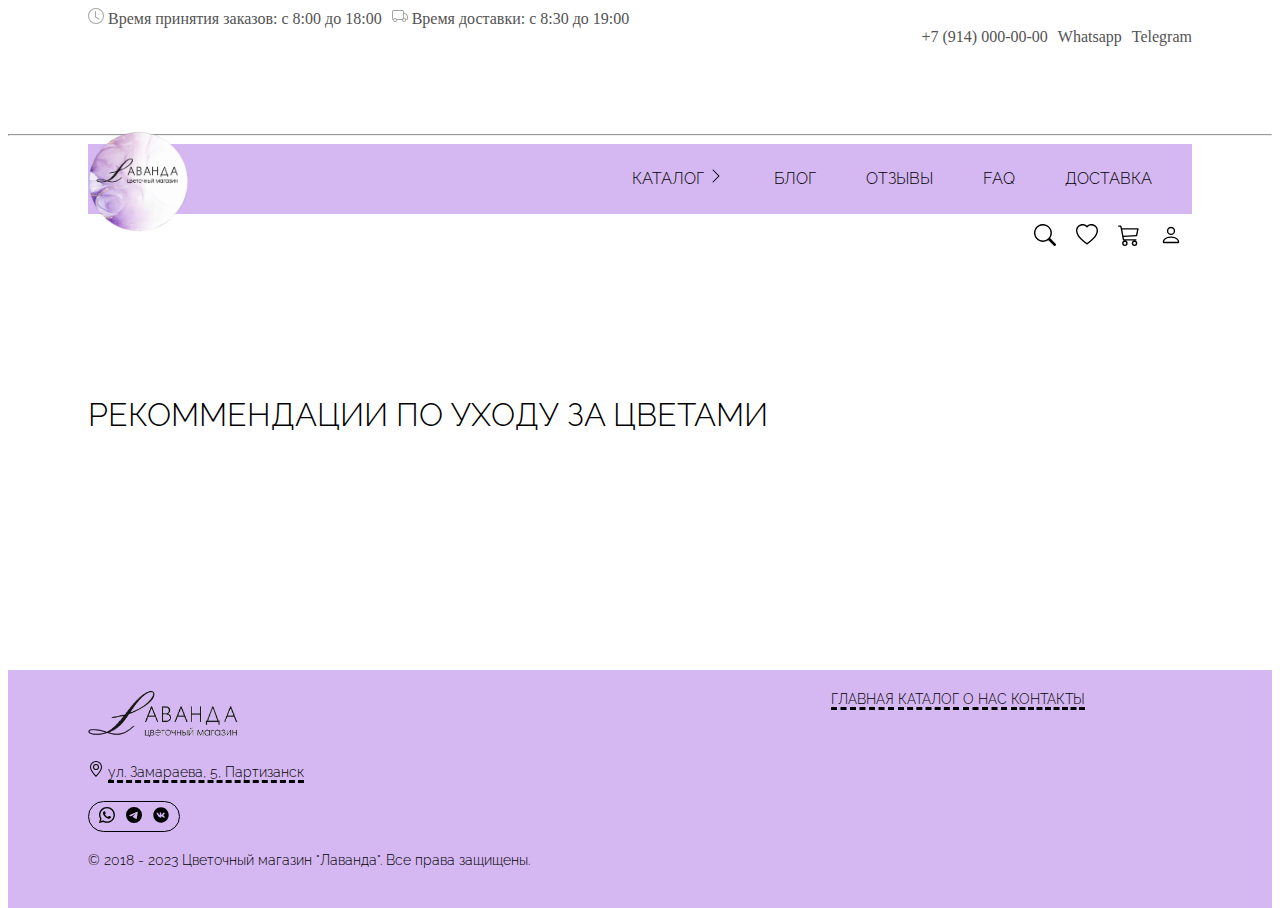
<file: pages/recommendations/recommendations.html>
<!DOCTYPE html>
<html lang="ru">
<head>
    <meta charset="UTF-8">
    <!-- Описать ключевые слова в метаинформации страницы, а также в описании страницы-->
    <meta name="viewport" content="width=device-width, initial-scale=1.0">

    <!--    <meta name="theme-color" content="#666666">-->
    <meta name="keywords" content="Лаванда, Партизанск, флористика, цветы, букеты, подарки, доставка цветов, магазин
    цветов, флористический магазин, цветочная лавка, флористические услуги, оформление мероприятий, цветы в Партизанске,
    цветы из Партизанска, магазин Лаванда">
    <meta name="description" content="Магазин флористики Лаванда в Партизанске предлагает широкий ассортимент свежих
    цветов, уникальных букетов и флористических композиций. Мы предоставляем качественные услуги по доставке цветов и
    оформлению мероприятий. Выбирайте самые красивые и свежие цветы для любого повода!">

    <link rel="stylesheet" href="../../css/outlines.css">
    <link href="https://fonts.googleapis.com/css2?family=Raleway:wght@100;200;300;400;500;600;700;800;900&display=swap" rel="stylesheet">

    <link rel="icon" type="image/png" href="../../images/logotype.png">

    <!--metatextblock-->
    <title>Рекомендации по уходу за букетом | Доставка букетов в Партизанске</title>
</head>
<body>
<header>
    <section class="header__top">
        <div class="header__info">
            <div class="header__icon-text">
                <img src="../../icons/clock.svg" alt="Часы" width="16" height="16">
                <span class="header__text header__text-icon">Время принятия заказов: с 8:00 до 18:00</span>
            </div>
            <div class="header__icon-text">
                <img src="../../icons/truck.svg" alt="Грузовик" width="16" height="16">
                <span class="header__text header__text-icon">Время доставки: с 8:30 до 19:00</span>
            </div>
        </div>
        <div class="header__contacts">
            <span class="header__text header__text-contacts">+7 (914) 000-00-00</span>
            <span class="header__text header__text-contacts">Whatsapp</span>
            <span class="header__text header__text-contacts">Telegram</span>
        </div>
    </section>

    <hr class="divider">

    <section class="header__middle">
        <div class="header__logo-block">
            <div class="header__site-nav-block">
                <nav class="header__menu">
                    <div class="header__logo">
                        <img src="../../images/logotype.png" alt="Лаванда" href="index.html">
                    </div>
                    <div class="header__menu-list">
                        <ul class="header__list">
                            <li class="header__list-item">
                                <a class="header__link" href="#">КАТАЛОГ
                                    <img class="header__arrow" src="../../icons/right-button.svg"
                                         alt="Вправо выпадающее меню" width="16" height="16"></a>
                                <ul class="header__dropdown-list">
                                    <li class="header__dropdown-item"><a href="#">ОНЛАЙН-ВИТРИНА</a></li>
                                    <li class="header__dropdown-item">
                                        <a class="header__dropdown-link" href="#">
                                            БУКЕТ НА ЗАКАЗ
                                            <img class="header__dropdown-arrow" src="../../icons/right-button.svg"
                                                 alt="Вправо выпадающее меню" width="16" height="16">
                                        </a>
                                        <ul class="header__dropdown-list header__dropdown-list_level2">
                                            <li class="header__dropdown-item"><a href="#">СЕЗОННЫЕ</a></li>
                                            <li class="header__dropdown-item"><a href="#">МОНО И ДУОБУКЕТЫ</a></li>
                                            <li class="header__dropdown-item"><a href="#">ЦВЕТОЧНЫЕ КОМПОЗИЦИИ</a></li>
                                            <li class="header__dropdown-item"><a href="#">СВАДЕБНЫЕ БУКЕТЫ</a></li>
                                            <li class="header__dropdown-item"><a href="#">СУХОЦВЕТЫ</a></li>
                                        </ul>
                                    </li>
                                    <li class="header__dropdown-item">
                                        <a class="header__dropdown-link" href="#">
                                            ДОБАВИТЬ К БУКЕТУ
                                            <img class="header__dropdown-arrow" src="../../icons/right-button.svg"
                                                 alt="Вправо выпадающее меню" width="16" height="16">
                                        </a>
                                        <ul class="header__dropdown-list header__dropdown-list_level2">
                                            <li class="header__dropdown-item"><a href="#">ВАЗЫ</a></li>
                                            <li class="header__dropdown-item"><a href="#">ПОДАРОЧНЫЕ СЕРТИФИКАТЫ</a></li>
                                            <li class="header__dropdown-item"><a href="#">НАБОРЫ</a></li>
                                            <li class="header__dropdown-item"><a href="#">МЯГКИЕ ИГРУШКИ</a></li>
                                            <li class="header__dropdown-item"><a href="#">ОТКРЫТКИ</a></li>
                                        </ul>
                                    </li>
                                    <li class="header__dropdown-item"><a href="#">В КОРЗИНАХ И КАШПО</a></li>
                                    <li class="header__dropdown-item"><a href="#">КОМНАТНЫЕ РАСТЕНИЯ</a></li>
                                    <li class="header__dropdown-item"><a href="#">ПОДАРКИ И ПРЕДМЕТЫ ДЛЯ ДОМА</a></li>
                                </ul>
                            </li>
                            <li class="header__list-item"><a class="header__link" href="#">БЛОГ</a></li>
                            <li class="header__list-item"><a class="header__link" href="../../index.html#reviews">ОТЗЫВЫ</a></li>
                            <li class="header__list-item"><a class="header__link" href="../../index.html#faq">FAQ</a></li>
                            <li class="header__list-item"><a class="header__link" href="../delivery/delivery.html">ДОСТАВКА</a></li>
                        </ul>
                    </div>
                </nav>
            </div>
        </div>

        <div class="header__search-and-actions">
            <a href="#" class="header__search-link">
                <div class="header__search-icon">
                    <img src="../../icons/search.svg" alt="Поиск" width="22" height="22">
                </div>
            </a>

            <a href="#" class="header__search-link">
                <div class="header__search-icon">
                    <img src="../../icons/heart.svg" alt="Избранное" width="22" height="22">
                </div>
            </a>

            <a href="#" class="header__search-link">
                <div class="header__search-icon">
                    <img src="../../icons/shop.svg" alt="Корзина" width="22" height="22">
                </div>
            </a>

            <a href="#" class="header__search-link">
                <div class="header__search-icon">
                    <img src="../../icons/people-circle.svg" alt="Личный кабинет" width="22" height="22">
                </div>
            </a>
        </div>
    </section>
</header>

<main>
    <section class="recommendation">

        <h2>РЕКОММЕНДАЦИИ ПО УХОДУ ЗА ЦВЕТАМИ</h2>
    </section>
</main>

<footer class="footer">
    <div class="footer__content">
        <div class="footer__left-column">
            <div class="footer__logo">
                <img src="../../images/logo.png" alt="Логотип Лаванда">
            </div>

            <div class="header__icon-text">
                <img src="../../icons/map.svg" alt="Часы" width="16" height="16">
                <span class="header__text text-black"><a class="footer__nav-link" href="https://yandex.ru/maps/-/CDDCmGp2">ул. Замараева, 5, Партизанск</a></span>
            </div>

            <div class="footer__social-links">
                <a href="https://chatwith.io/s/789681393338"><img src="../../icons/whatsapp.svg" alt="Ссылка на WhatsApp"></a>
                <a href="https://t.me/gonosanna"><img src="../../icons/telegram.svg" alt="Ссылка на Telegram"></a>
                <a href="https://vk.com/gonosanna"><img src="../../icons/vk.svg" alt="WhatsApp" ></a>
            </div>
        </div>
        <div class="footer__right-column">
            <span><a class="footer__nav-link" href="#">ГЛАВНАЯ</a></span>
            <span><a class="footer__nav-link" href="#">КАТАЛОГ</a></span>
            <span><a class="footer__nav-link" href="#">О НАС</a></span>
            <span><a class="footer__nav-link" href="#">КОНТАКТЫ</a></span>
        </div>
    </div>
    <div class="footer__bottom">
        <p class="footer__copyright">&copy; 2018 - 2023 Цветочный магазин "Лаванда". Все права защищены.</p>
    </div>
</footer>
</body>
</html>
</file>
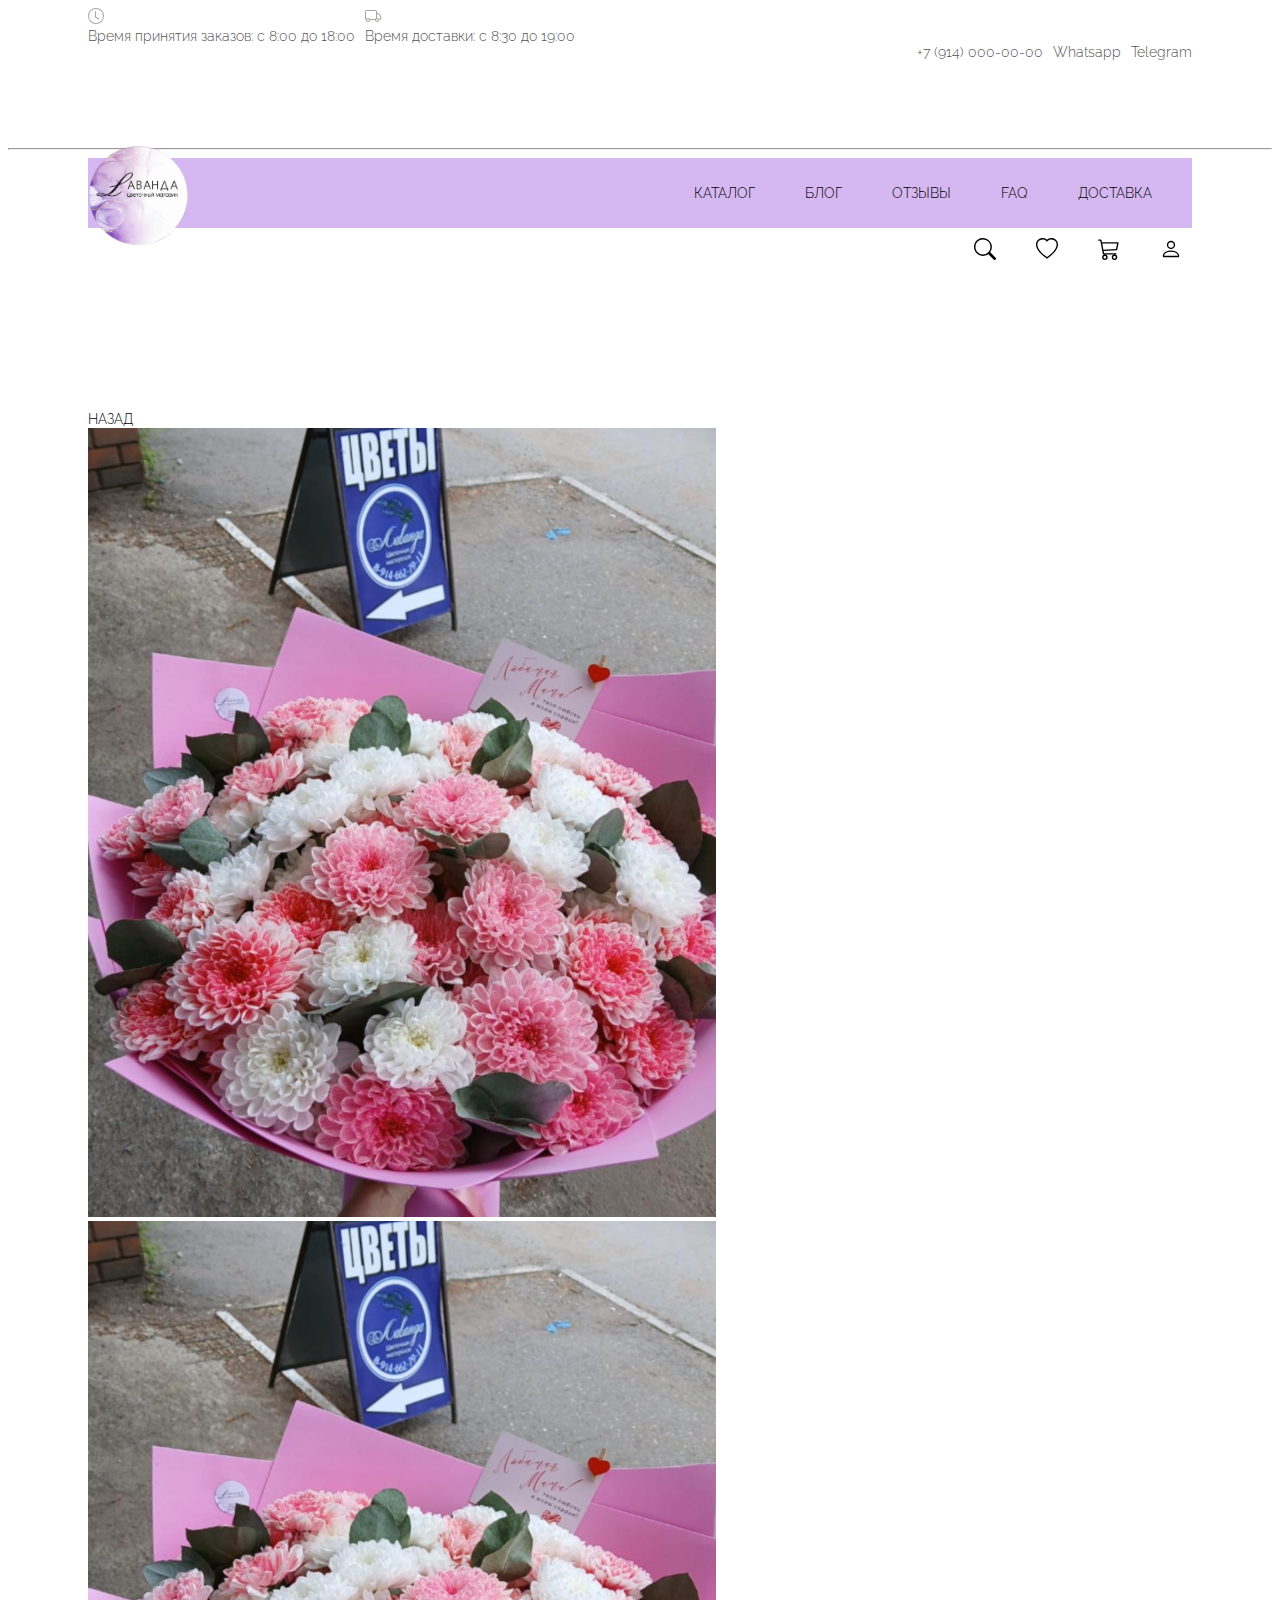
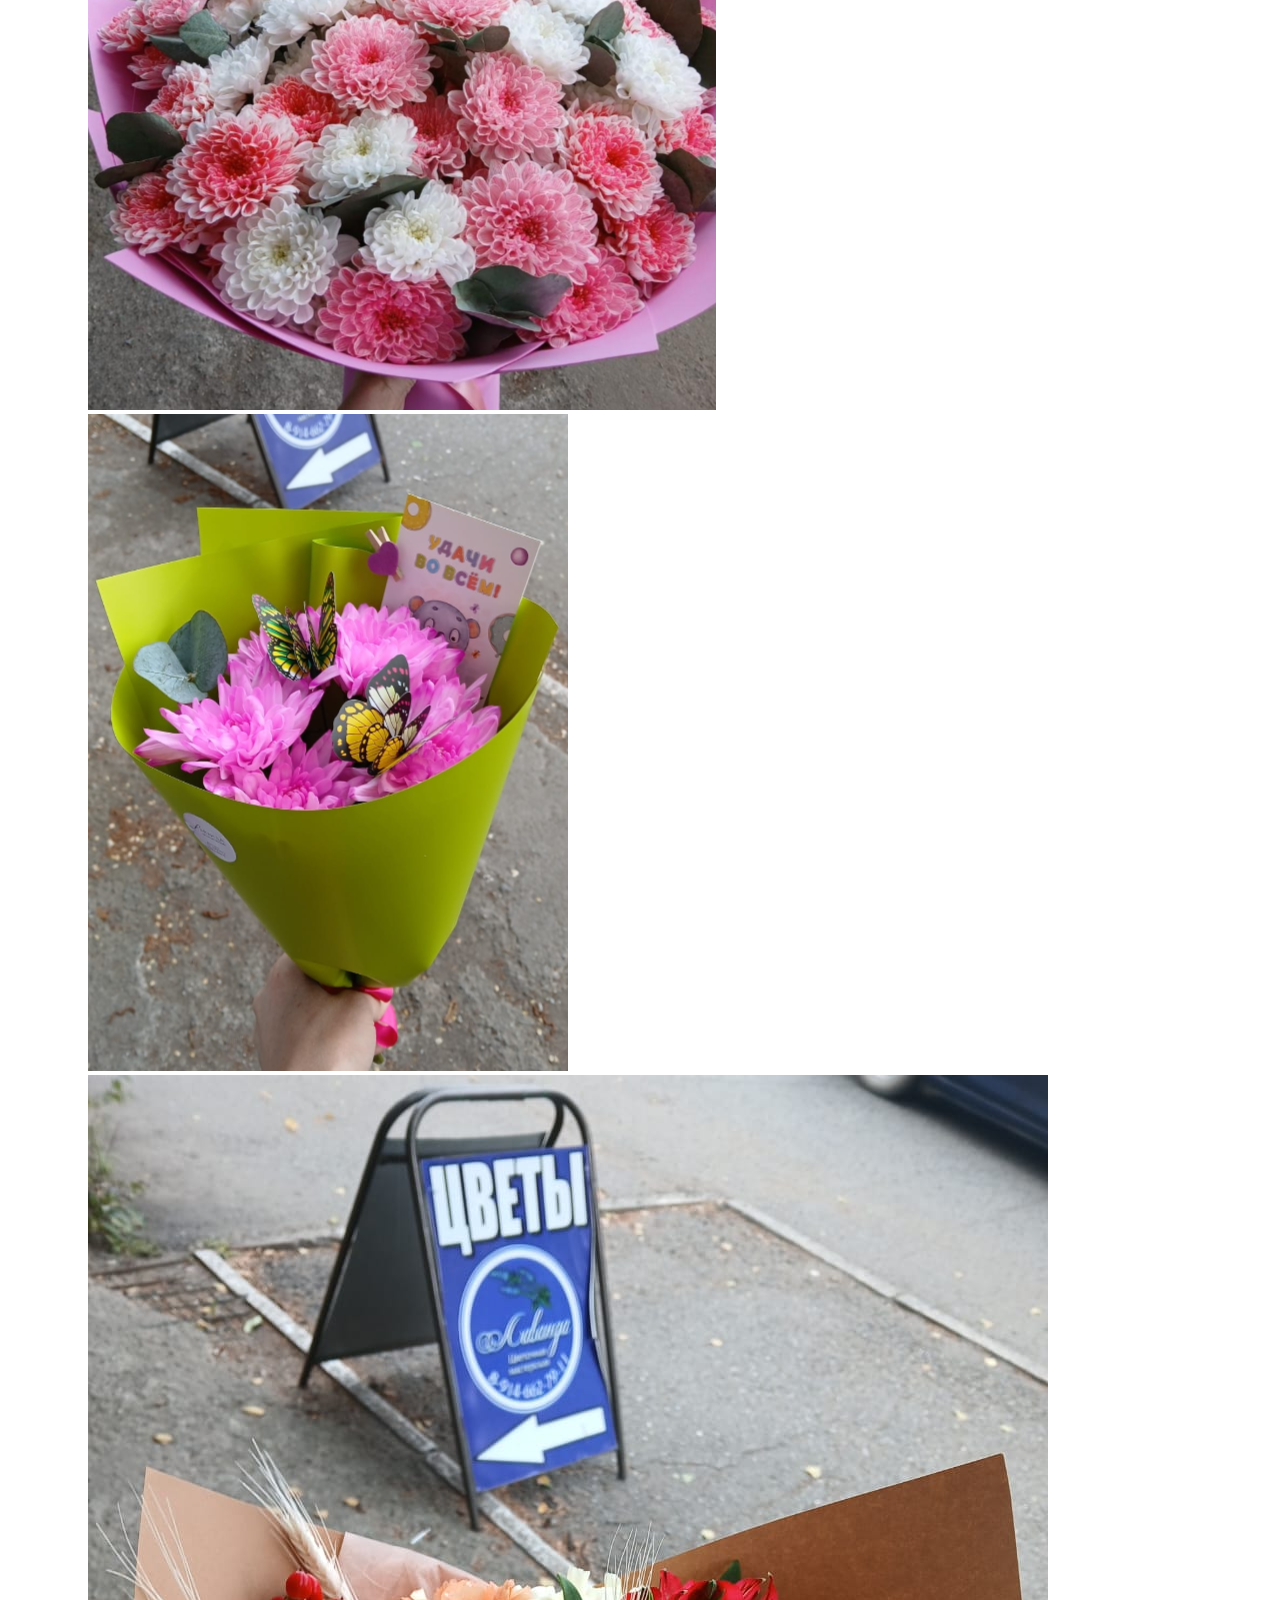
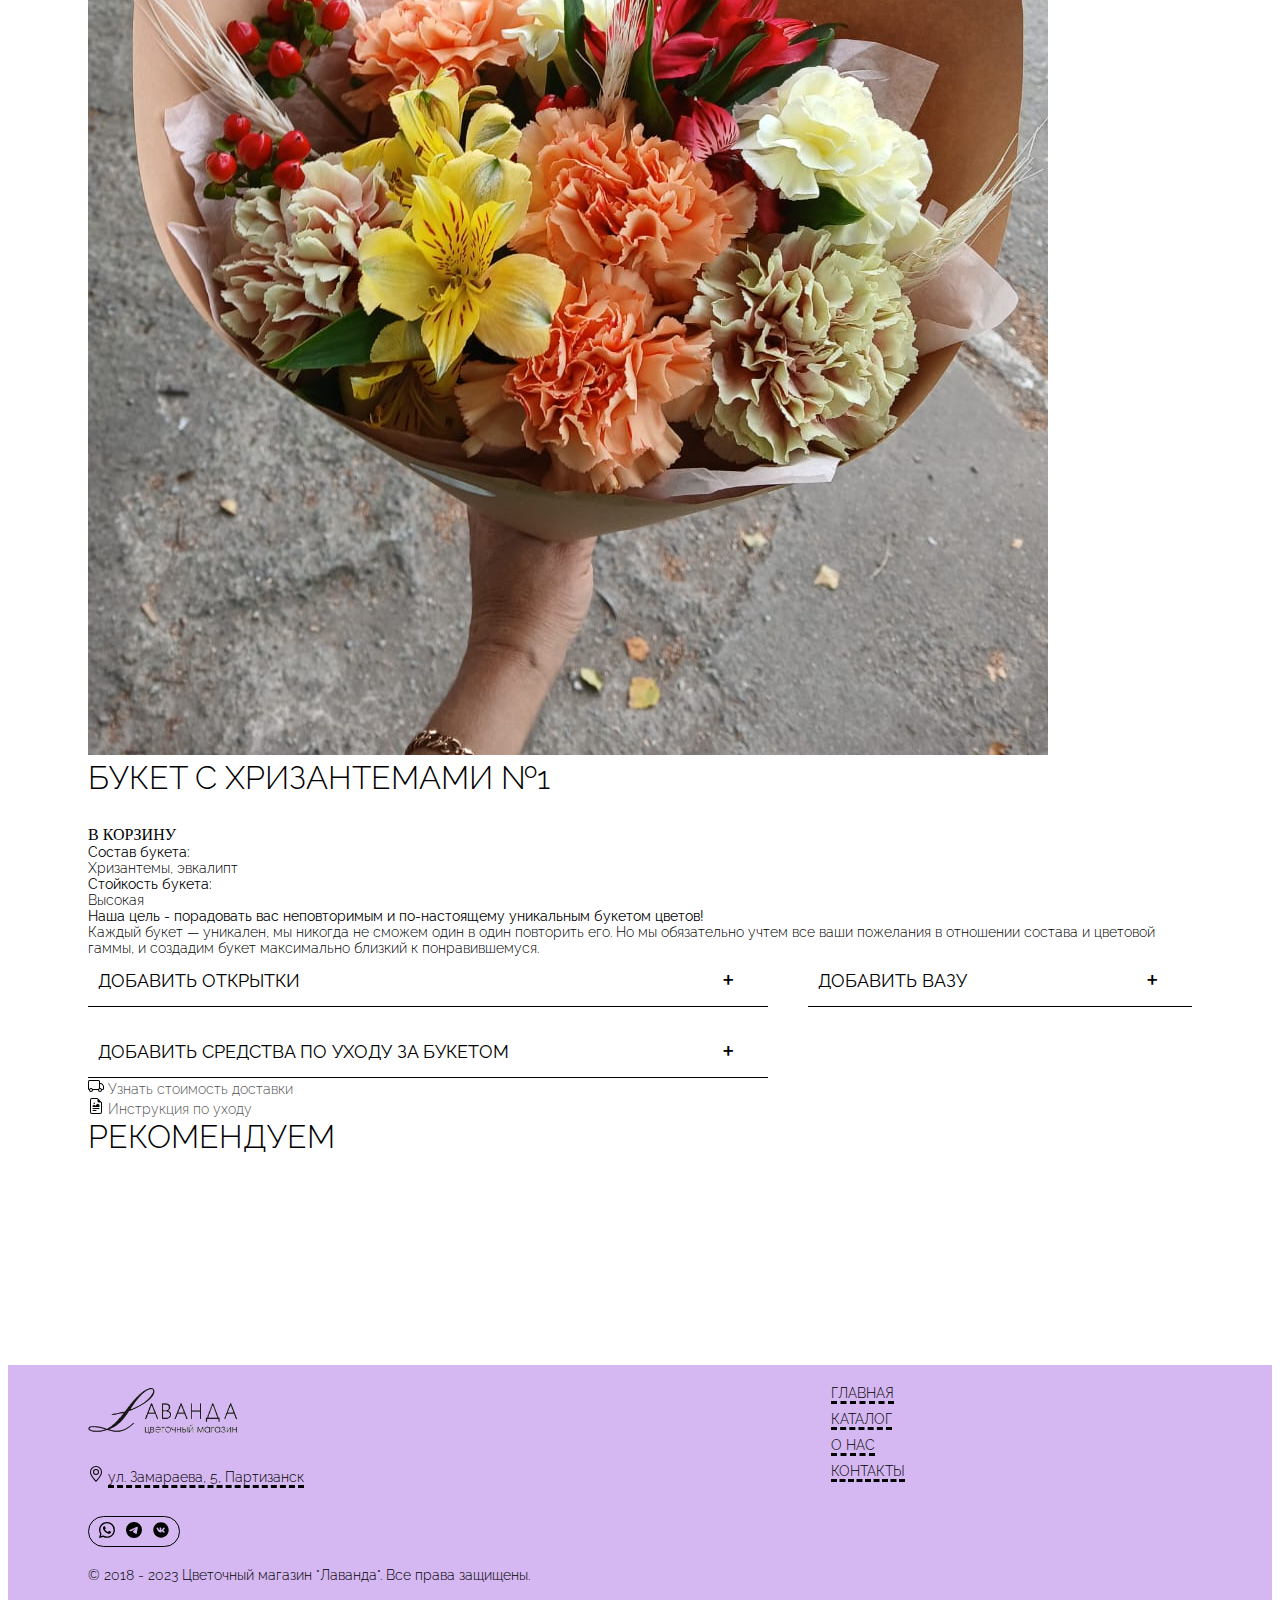
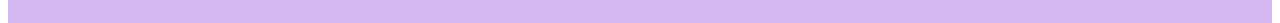
<file: pages/catalog-page-bouquet/bouquet/bouquet-1.html>
<!DOCTYPE html>
<html lang="ru">
<head>
    <meta charset="UTF-8">
    <!-- Описать ключевые слова в метаинформации страницы, а также в описании страницы-->
    <meta name="viewport" content="width=device-width, initial-scale=1.0">

    <!--    <meta name="theme-color" content="#666666">-->
    <meta name="keywords" content="Лаванда, Партизанск, флористика, цветы, букеты, подарки, доставка цветов, магазин
    цветов, флористический магазин, цветочная лавка, флористические услуги, оформление мероприятий, цветы в Партизанске,
    цветы из Партизанска, магазин Лаванда">
    <meta name="description" content="Магазин флористики Лаванда в Партизанске предлагает широкий ассортимент свежих
    цветов, уникальных букетов и флористических композиций. Мы предоставляем качественные услуги по доставке цветов и
    оформлению мероприятий. Выбирайте самые красивые и свежие цветы для любого повода!">

    <link rel="stylesheet" href="../../../css/outlines.css">
    <link href="https://fonts.googleapis.com/css2?family=Raleway:wght@100;200;300;400;500;600;700;800;900&display=swap" rel="stylesheet">

    <!--    <link rel="stylesheet" href="../../../css/flowers.css">-->
    <link rel="icon" type="image/png" href="../../../images/logotype.png">

    <!--metatextblock-->
    <title>Букет №1 - купить в Партизанске с доставкой в магазине "Лаванда"</title>
</head>
<body>
<header>
    <section class="header__top">
        <div class="header__info">
            <div class="header__icon-text">
                <img src="../../../icons/clock.svg" alt="Часы" width="16" height="16">
                <p class="header__text header__text-icon">Время принятия заказов: с 8:00 до 18:00</p>
            </div>
            <div class="header__icon-text">
                <img src="../../../icons/truck.svg" alt="Грузовик" width="16" height="16">
                <p class="header__text header__text-icon">Время доставки: с 8:30 до 19:00</p>
            </div>
        </div>
        <div class="header__contacts">
            <p class="header__text header__text-contacts">+7 (914) 000-00-00</p>
            <p class="header__text header__text-contacts">Whatsapp</p>
            <p class="header__text header__text-contacts">Telegram</p>
        </div>
    </section>
    <hr class="divider">


    <section class="header__middle">
        <div class="header__logo-block">
            <div class="header__site-nav-block">
                <nav class="header__menu">
                    <div class="header__logo">
                        <img src="../../../images/logotype.png" alt="Лаванда">
                    </div>
                    <div class="header__menu-list">
                        <ul class="header__list">
                            <li class="header__list-item">
                                <a class="header__link" href="#">
                                    <h5>КАТАЛОГ</h5>
                                </a>
                            </li>
                            <li class="header__list-item">
                                <a class="header__link" href="#">
                                    <h5>БЛОГ</h5>
                                </a>
                            </li>
                            <li class="header__list-item">
                                <a class="header__link" href="../../../index.html#reviews">
                                    <h5>ОТЗЫВЫ</h5>
                                </a>
                            </li>
                            <li class="header__list-item">
                                <a class="header__link" href="../../../index.html#faq">
                                    <h5>FAQ</h5>
                                </a>
                            </li>
                            <li class="header__list-item">
                                <a class="header__link" href="../../delivery/delivery.html">
                                    <h5>ДОСТАВКА</h5>
                                </a>
                            </li>
                        </ul>
                    </div>
                    <div class="header__menu-toggle">
                        <div class="header__menu-icon">
                            <h5 class="header__menu-text">МЕНЮ</h5>
                        </div>
                        <div class="header__menu-dropdown">
                            <a href="#" class="header__link">
                                <h5>КАТАЛОГ</h5>
                            </a>
                            <a href="#" class="header__link">
                                <h5>БЛОГ</h5>
                            </a>
                            <a href="#" class="header__link">
                                <h5>ОТЗЫВЫ</h5>
                            </a>
                            <a href="../../../index.html#faq" class="header__link">
                                <h5>FAQ</h5>
                            </a>
                            <a href="../../delivery/delivery.html" class="header__link">
                                <h5>ДОСТАВКА</h5>
                            </a>
                        </div>
                    </div>
                </nav>
            </div>
        </div>

        <div class="header__search-and-actions">
            <div class="header__search-links">
                <a href="#" class="header__search-link">
                    <div class="header__search-icon">
                        <img src="../../../icons/search.svg" alt="Поиск" width="22" height="22">
                    </div>
                </a>
                <a href="#" class="header__search-link">
                    <div class="header__search-icon">
                        <img src="../../../icons/heart.svg" alt="Избранное" width="22" height="22">
                    </div>
                </a>
                <a href="#" class="header__search-link">
                    <div class="header__search-icon">
                        <img src="../../../icons/shop.svg" alt="Корзина" width="22" height="22">
                    </div>
                </a>
                <a href="#" class="header__search-link">
                    <div class="header__search-icon">
                        <img src="../../../icons/people-circle.svg" alt="Личный кабинет" width="22" height="22">
                    </div>
                </a>
            </div>
            <div class="header__search-icon-wrapper">
                <div class="header__search-icon">
                    <img src="../../../icons/more.svg" alt="Больше" width="22" height="22" class="header__more-icon">
                </div>
                <div class="header__search-dropdown">
                    <a href="#" class="header__search-link">
                        <div class="header__search-icon">
                            <img src="../../../icons/search.svg" alt="Поиск" width="22" height="22">
                        </div>
                    </a>
                    <a href="#" class="header__search-link">
                        <div class="header__search-icon">
                            <img src="../../../icons/heart.svg" alt="Избранное" width="22" height="22">
                        </div>
                    </a>
                    <a href="#" class="header__search-link">
                        <div class="header__search-icon">
                            <img src="../../../icons/shop.svg" alt="Корзина" width="22" height="22">
                        </div>
                    </a>
                    <a href="#" class="header__search-link">
                        <div class="header__search-icon">
                            <img src="../../../icons/people-circle.svg" alt="Личный кабинет" width="22" height="22">
                        </div>
                    </a>
                </div>
            </div>
        </div>
    </section>
</header>

<main>
    <section class="flower">
        <a href="../../../index.html" class="flower__product-button-back">
            НАЗАД
        </a>
        <div class="flower__content">
            <div class="flower__image-gallery">
                <div class="flower__image-gallery_big-container">
                    <img src="../../../images/bouquet/bouquet-7.bmp" class="flower__image-gallery_big-img" alt="Начальное фото 1">
                </div>
                <div class="flower__image-gallery_small-container">
                    <img src="../../../images/bouquet/bouquet-7.bmp" class="flower__image-gallery_small-img" alt="Начальное фото 1">
                    <img src="../../../images/bouquet/bouquet-8.bmp" class="flower__image-gallery_small-img" alt="Дополнительное фото 2">
                    <img src="../../../images/bouquet/bouquet-2.jpg" class="flower__image-gallery_small-img" alt="Дополнительное фото 3">
                </div>
            </div>

            <div class="flower__info">
                <h2 class="flower__title">БУКЕТ С ХРИЗАНТЕМАМИ №1</h2>

                <div class="flower__add-to-cart">В КОРЗИНУ</div>

                <p class="flower__description_text">
                    <b>Состав букета:</b><br>Хризантемы, эвкалипт
                </p>
                <p class="flower__description_text">
                    <b>Стойкость букета:</b><br>Высокая
                </p>

                <p class="flower__description_text">
                    <b>Наша цель - порадовать вас неповторимым и по-настоящему уникальным букетом цветов!</b>
                    <br>
                    Каждый букет — уникален, мы никогда не сможем один в один повторить его. Но мы обязательно учтем все
                    ваши пожелания в отношении состава и цветовой гаммы, и создадим букет максимально близкий к понравившемуся.
                </p>

                <div class="faq__content">
                    <div class="flower__faq-item">
                        <a class="flower__faq-question">ДОБАВИТЬ ОТКРЫТКИ</a>
                        <div class="flower__faq-answer">

                            <div class="flower__image-gallery_small-container image-right">
                                <img src="../../../images/postcard/postcard-1.jpeg" alt="Начальное фото 1" class="flower__image-gallery_small-img">
                            </div>
                            <div class="postcard-content">
                                <h5 class="postcard-content__title">ОТКРЫТКИ "БЕЗ ПОВОДА"</h5>
                                <a href="#" class="postcard-content__product-button-more">ПОДРОБНЕЕ</a>
                            </div>
                        </div>
                    </div>
                    <div class="flower__faq-item">
                        <a class="flower__faq-question">ДОБАВИТЬ ВАЗУ</a>
                        <div class="flower__faq-answer">
                            <p>Ваза</p>
                        </div>
                    </div>
                    <div class="flower__faq-item">
                        <a class="flower__faq-question">ДОБАВИТЬ СРЕДСТВА ПО УХОДУ ЗА БУКЕТОМ</a>
                        <div class="flower__faq-answer">
                            <p>Средства по уходу</p>
                        </div>
                    </div>

                </div>
                <script>

                </script>
                <div class="flower-content__icon-content">
                    <div class="header__icon-text">
                        <img src="../../../icons/truck-black.svg" alt="Грузовик" width="16" height="16">
                        <span class="header__text header__text-icon"><a class="flower__nav-link" href="../../delivery/delivery.html">Узнать стоимость доставки</a></span>
                    </div>
                    <div class="header__icon-text">
                        <img src="../../../icons/file-flower.svg" alt="Грузовик" width="16" height="16">
                        <span class="header__text header__text-icon"><a class="flower__nav-link" href="#">Инструкция по уходу</a></span>
                    </div>
                </div>
            </div>
        </div>

        <div class="recommend">
            <h2 class="title-flower">РЕКОМЕНДУЕМ</h2>
        </div>
    </section>
</main>

<footer class="footer">
    <div class="footer__content">
        <div class="footer__content-item">
            <div class="footer__logo">
                <img src="../../../images/logo.png" alt="Логотип Лаванда">
            </div>

            <div class="header__icon-text">
                <img src="../../../icons/map.svg" alt="Часы" width="16" height="16">
                <span class="header__text text-black"><a class="footer__nav-link" href="https://yandex.ru/maps/-/CDDCmGp2">ул. Замараева, 5, Партизанск</a></span>
            </div>

            <div class="footer__social-links">
                <a href="https://chatwith.io/s/789681393338"><img src="../../../icons/whatsapp.svg" alt="Ссылка на WhatsApp"></a>
                <a href="https://t.me/gonosanna"><img src="../../../icons/telegram.svg" alt="Ссылка на Telegram"></a>
                <a href="https://vk.com/gonosanna"><img src="../../../icons/vk.svg" alt="WhatsApp" ></a>
            </div>
        </div>
        <div class="footer__content-item">
            <p><a class="footer__nav-link" href="#">ГЛАВНАЯ</a></p>
            <p><a class="footer__nav-link" href="#">КАТАЛОГ</a></p>
            <p><a class="footer__nav-link" href="#">О НАС</a></p>
            <p><a class="footer__nav-link" href="#">КОНТАКТЫ</a></p>
        </div>
    </div>
    <div class="footer__bottom">
        <p class="footer__copyright">&copy; 2018 - 2023 Цветочный магазин "Лаванда". Все права защищены.</p>
    </div>
</footer>
</body>
</html>
</file>
<file: styles/flowers.css>
/* подключаем шрифт */
@font-face {
    font-family: 'Circe Thin';
    src: url('fonts/Circe/Circe-Thin.ttf') format('truetype');
}

@font-face {
    font-family: 'Circe Light';
    src: url('fonts/Circe/Circe-Light.ttf') format('truetype');
}

@font-face {
    font-family: 'Circe Regular';
    src: url('fonts/Circe/Circe-Regular.ttf') format('truetype');
}

@font-face {
    font-family: 'Circe Bold';
    src: url('fonts/Circe/Circe-Bold.ttf') format('truetype');
}

/* Стили для десктопных устройств */

/*@media (min-width: 768px) {*/
h1 {
    font-size: 32px;
    font-weight: 550;
    font-family: 'Circe Regular', Arial, sans-serif;
    color: #000000;
}

h2 {
    font-size: 25px;
    font-weight: 550;
    font-family: 'Circe Regular', Arial, sans-serif;
    color: #000000;
}

h3 {
    font-size: 22px;
    font-weight: 550;
    font-family: 'Circe Regular', Arial, sans-serif;
    color: #000000;
}

.h4 {
    font-size: 18px;
    font-family: 'Circe Regular', Arial, sans-serif;
}

h5 {
    font-size: 13px;
    font-weight: 550;
    font-family: 'Circe Regular', Arial, sans-serif;
    color: #000000;
}

p {
    font-size: 18px;
}

b {
    font-size: 14px;
    font-weight: 550;
    font-family: 'Circe Regular', Arial, sans-serif;
    color: #000000;
}

/* Стили для мобильных устройств */
@media (max-width: 767px) {

}

.flower__title {
    margin-top: 0;
}

.image-right {
    padding-right: 15px;
}

.flower__description_text {
    font-size: 14px;
    font-weight: 550;
    font-family: 'Circe Light', Arial, sans-serif;
    color: #000000;

}

a {
    text-decoration: none; /* убираем подчеркивание */
    color: inherit; /* возвращаем цвет текста к наследуемому */
    outline: none; /* убираем синее выделение при фокусе */
}

.postcard-content {
    display: flex;
    flex-direction: column;
}

.postcard-content__title {
    padding: 15px 0 5px 0;
    margin-top: 0;
    margin-bottom: 0;
    /* хочу убрать ненужные отступы от стандартного h5, можно было конечно поиграться и с line-height, но не хочу тратить время и подгонять */
}

.postcard-content__product-button-more {
    padding: 5px 10px;
    border-radius: 18px;
    border: 1px solid #000000;
    width: 70px;
    height: 15px;
    font-size: 11px;
    font-weight: 500;
    font-family: 'Circe Bold', Arial, sans-serif;
}

.flower {
    display: flex;
    flex-direction: column;
    flex-wrap: nowrap;
    padding: 70px 30px 0px 30px;
}

.flower__content {
    display: grid;
    grid-template-columns: repeat(2, 1fr);
    padding-top: 30px;
}

.flower-content__item-left {
    display: flex;
    flex-direction: column;
    flex-wrap: nowrap;
}

.flower-content__item-left img {
    object-fit: cover;
    border-radius: 18px;
}

.flower__info {
    display: flex;
    flex-direction: column;
    flex-wrap: nowrap;
    justify-content: flex-start;
}

.flower__nav-link {
    color: black;
    text-decoration: none; /* убираем подчеркивание */
    border-bottom: dashed;
    text-align: left;
    font-size: 12px;
    font-family: 'Circe Light', Arial, sans-serif;
}

.flower__product-button-back {
    padding: 10px 15px;
    border-radius: 18px;
    border: 1px solid #000000;
    margin-right: 10px;
    width: 50px;
    font-size: 14px;
    font-weight: 200;
    font-family: 'Circe Regular', Arial, sans-serif;
}

.flower__add-to-cart {
    padding: 10px 15px;
    margin-bottom: 20px;
    border-radius: 18px;
    background-color: #6C4795;
    border: 1px solid #6C4795;
    color: white;
    width: 80px;
    font-size: 14px;
    font-weight: 500;
    font-family: 'Circe Bold', Arial, sans-serif;
}

.flower__image-gallery {
    display: flex;
    flex-direction: column;
    align-items: center;

    padding: 0 40px 40px 0px;
}

.flower__image-gallery_big-container {
    position: relative;
    width: 400px;
    height: 400px;
    margin-bottom: 20px;
}

.flower__image-gallery_big-img {
    width: 100%;
    height: 100%;
    opacity: 1;
    transition: opacity 0.3s;
    object-fit: cover;
    border-radius: 18px;
}

.flower__image-gallery_small-container {
    display: flex;
    gap: 20px;
}

.flower__image-gallery_small-img {
    width: 75px;
    height: 75px;
    object-fit: cover;
    border-radius: 18px;
    cursor: pointer;
}

.flower__image-gallery_big-container.full-screen {
    top: 0;
    left: 0;
    width: 100%;
    height: 100%;
    background-color: rgba(0, 0, 0, 0.9);
    display: flex;
    z-index: 9999;
}

.flower__image-gallery_big-img.full-screen {
    width: auto;
    height: auto;
    max-width: 90%;
    max-height: 90%;
}

.overflow-hidden {
    overflow: hidden;
}


.faq {
    display: flex;
    flex-direction: column;
    flex-wrap: nowrap;
    justify-content: flex-start;
    padding: 30px;
}

.faq__content {
    display: flex;
    flex-direction: column;
    flex-wrap: nowrap;
    justify-content: flex-start;
    gap: 10px;
    padding: 10px 0;
}

.faq__content .flower__faq-item .flower__faq-question {
    font-size: 14px;
    font-weight: 150;
    font-family: 'Circe Light', Arial, sans-serif;
}




.flower__faq-question {
    position: relative;
    display: flex;
    flex-direction: column;

    font-size: 18px;
    font-weight: 400;
    border-bottom: 1px solid;
    line-height: 30px;
}

.flower__faq-question:hover,
.flower__faq-question:hover::after {
    cursor: pointer;
    background-color: #D5B8F1;
}

.flower__faq-question.active {
    border-bottom: 1.5px solid;
    background-color: white;

}

.flower__faq-question::after {
    content: '+';
    position: absolute;
    float: right;
    right: 1rem;
    font-size: 30px;
    width: 30px;
    height: 30px;
    text-align: left;
}

.flower__faq-question.active::after {
    content: '-';
    background-color: white;
}

.flower__faq-answer {
    display: flex;
    flex-direction: row;
    opacity: 0;
    padding: 0 20px;
    max-height: 0;
    overflow: hidden;
    transition: all 0.2s ease 0.15s;
    font-size: 14px;
    font-weight: 100;
    font-family: 'Circe Light', Arial, sans-serif;
}

.flower__faq-answer.active {
    opacity: 1;
    padding: 20px;
    max-height: 100%;
    transition: all 0.35s ease 0.15s;
    background-color: white;
}

/* хеадер */
.header__top {
    display: flex;
    flex-direction: row;
    flex-wrap: wrap;
    justify-content: space-between;
    padding: 0 30px;
    /*padding-left: 20px;*/
    /*padding-right: 20px;*/
}

.header__middle {
    display: flex;
    flex-direction: row;
    flex-wrap: nowrap;
    justify-content: space-between;
    background-color: #D5B8F1;
    margin-top: 25px;
    padding: 0 30px;
    border-radius: 18px;
    align-items: center; /* Выравнивание элементов по вертикали */
}

.divider {

}

.header__info {
    display: flex;
    gap: 20px;
}

.flower-content__icon-content {
    display: flex;
    flex-direction: column;
    flex-wrap: nowrap;
    justify-content: flex-start;
    gap: 10px;
    padding-top: 20px;
}

.header__icon-text {
    display: flex;
    justify-content: flex-start;
    align-items: center;
}



.header__icon-text .header__text-icon {
    margin-left: 10px;
    color: #535353;
    font-size: 13px;
    font-weight: 100;
    font-family: 'Circe Light', Arial, sans-serif;
}

.header__icon-text .text-black {
    margin-left: 10px;
    color: #000000;
    font-size: 13px;
    font-weight: 100;
    font-family: 'Circe Light', Arial, sans-serif;
}

.header__icon-text .text-title {
    margin-left: 20px;
    color: #000000;
    font-size: 16px;
    font-weight: 100;
    font-family: 'Circe Light', Arial, sans-serif;
}

.header__menu-list {
    z-index: 1;
    /*    Управлять порядком наложения блоков мы как раз и можем при помощи z-index https://doka.guide/css/z-index/*/
}

.header__contacts {
}

.header__contacts .header__text-contacts {
    margin-left: 10px;
    color: #535353;
    font-size: 13px;
    font-weight: 400;
    font-family: 'Circe Light', Arial, sans-serif;
}

.header__logo-block {
    display: flex;
    flex-direction: row;
    flex-wrap: nowrap;
    justify-content: flex-start;
}

.header__logo {
    /*width: 100px;*/
    /*height: 100px;*/
    /*padding-bottom: 10px;*/
    margin-top: 20px;
    padding-right: 30px;
    /*padding-right: 10px;*/
}

.header__logo img {
    width: 100px;
    height: 100px;
}

.main-menu {
    /*width: 80%;*/
}

nav {
    display: flex;
    flex-direction: row;
    flex-wrap: nowrap;
    justify-content: space-between;
    background-color: #D5B8F1;
    font-size: 16px;
    font-weight: 400;
    font-family: 'Circe Light', Arial, sans-serif;
    height: 70px;
    /*border-radius: 10px;*/
    align-items: center; /* Выравнивание элементов по вертикали */
}

/* убираем отступы и поля, а также list-style для "ul",
 * и добавляем "position:relative" */
nav ul {
    padding:0;
    margin:0;
    list-style: none;
    position: relative;
}

/* применяем inline-block позиционирование к элементам навигации */
nav ul li {
    margin: 0px 7px 0 0;
    font-weight: 550;
    display:inline-block;
    background-color: #D5B8F1;
}

/* стилизуем ссылки */
nav a {
    display:block;
    padding:0 10px;
    color: #000000;;
    font-size:16px;
    line-height: 50px;
    text-decoration:none;
}

/* изменяем цвет фона при наведении курсора */
nav a:hover {
    background-color: #6C4795;
}

nav ul ul {
    display: none;
    position: absolute;
    top: 100%;
}

/* отображаем выпадающий список при наведении */
nav ul li:hover > ul {
    display:inherit;
}

/* первый уровень выпадающего списка */
nav ul ul li {
    min-width:170px;
    float:none;
    display:list-item;
    position: relative;
}

nav ul ul ul {
    position: absolute;
    min-width:270px;
    top:0;
    left:100%;
}

.menu__link {
    display: flex;
    align-items: center;
}

.menu__link img {
    margin-left: 5px;
}

.header__search-and-actions {
    width: 15%;
    display: flex;
    flex-direction: row;
    flex-wrap: nowrap;
    justify-content: flex-end;
}

.header__search-link {
    padding-left: 20px;
}


/* футер */

.footer__nav-link {
    color: black;
    text-decoration: none; /* убираем подчеркивание */
    border-bottom: dashed;
    text-align: left;
    font-size: 14px;
    font-family: 'Circe Light', Arial, sans-serif;
}



footer {
    margin-top: 80px;
    padding: 30px;
    background-color: #D5B8F1;
}

.footer__content {
    display: grid;
    grid-template-columns: 2fr 1fr;
    gap: 20px;
}


.footer__left-column {
    display: flex;
    flex-direction: column;
    flex-wrap: nowrap;
    justify-content: start;
}


@media (max-width: 600px) {
    .footer__content {
        grid-template-columns: 1fr;
    }
}

.footer__logo {
    margin-bottom: 20px;
}

.footer__logo img {
    width: 150px;
    height: 100%;
    object-fit: contain;
}

.footer__social-links {
    display: flex;
    flex-direction: row;
    flex-wrap: nowrap;
    justify-content: space-between;
    align-items: center; /* добавлено свойство для вертикального выравнивания */
    border-radius: 18px;
    border: 1.5px solid #000000;
    margin-top: 20px;
    padding: 5px 10px;
    width: 70px;
}

.footer__social-links a:not(:last-child) {
    margin-right: 10px; /* отступ справа для каждой иконки */
}

/*.footer__social-links a:last-child {*/
/*    margin-right: 0; !* убираем отступ для последней иконки *!*/
/*}*/

/* Чтобы не создавать два селектора, можно написать короче, используя псевдокласс :not. Тут мы буквально говорим
следующее: «Задай отступ всем ul, кроме последнего».
ul:not(:last-child) {
  margin-bottom: 30px;
}*/

.footer__social-links img {
    width: 16px;
    height: 16px;
}

.footer__right-column {
    display: flex;
    flex-direction: column;
    flex-wrap: nowrap;
    justify-content: flex-start;
    gap: 10px;
    padding-top: 20px;
}

.footer__bottom {
    padding-top: 20px;
}

.footer__copyright{
    color: black;
    font-size: 13px;
    font-weight: 100;
    font-family: 'Circe Light', Arial, sans-serif;
}
</file>
<file: styles/outlines.css>
/* подключаем шрифт */
@font-face {
    font-family: 'Circe Thin';
    src: url('fonts/Circe/Circe-Thin.ttf') format('truetype');
}

@font-face {
    font-family: 'Circe Light';
    src: url('fonts/Circe/Circe-Light.ttf') format('truetype');
}

@font-face {
    font-family: 'Circe Regular';
    src: url('fonts/Circe/Circe-Regular.ttf') format('truetype');
}

@font-face {
    font-family: 'Circe Bold';
    src: url('fonts/Circe/Circe-Bold.ttf') format('truetype');
}


.header__top {
    display: grid;
    grid-template-columns: repeat(2, 1fr);
    flex-direction: row;
    flex-wrap: wrap;
    justify-content: space-between;
    padding: 0 80px;
    /*padding-left: 20px;*/
    /*padding-right: 20px;*/
}

.header__middle {
    display: flex;
    flex-direction: row;
    flex-wrap: nowrap;
    justify-content: space-between;
    background-color: #D5B8F1;
    margin-top: 25px;
    padding: 0 80px;
    margin-bottom: 60px;
    border-radius: 18px;
    align-items: center;
}

.header__info {
    display: flex;
    flex-direction: row;

    gap: 40px;
}

@media screen and (max-width: 900px) {
    .header__top {
        display: none;
    }

    .header__middle.sticky {
        position: fixed;
        top: 0;
        left: 0;
        right: 0;
        z-index: 100;
        box-shadow: 0 2px 4px rgba(0, 0, 0, 0.1);
    }

    .divider {
        display: none;
    }

    .header__middle {
        display: flex;
        flex-direction: row;
        flex-wrap: nowrap;
        justify-content: space-between;
        background-color: #D5B8F1;
        border-radius: 0;
        padding: 0 80px;
        align-items: center;

    }

}

@media screen and (max-width: 600px) {
    .header__middle {
        padding: 0 20px;
    }
}


.header__icon-text {
    display: flex;
    justify-content: flex-start;
    align-items: center;
}



.header__icon-text .header__text-icon {
    margin-left: 10px;
    color: #535353;
    font-size: 13px;
    font-weight: 100;
    font-family: 'Circe Light', Arial, sans-serif;
}

.header__icon-text .text-black {
    margin-left: 10px;
    color: #000000;
    font-size: 13px;
    font-weight: 100;
    font-family: 'Circe Light', Arial, sans-serif;
}

.header__icon-text .text-title {
    margin-left: 20px;
    color: #000000;
    font-size: 16px;
    font-weight: 100;
    font-family: 'Circe Light', Arial, sans-serif;
}

.header__menu-list {
    z-index: 1;
/*    Управлять порядком наложения блоков мы как раз и можем при помощи z-index https://doka.guide/css/z-index/*/
}



.header__contacts {
    display: flex;
    flex-direction: row;
    justify-content: flex-end;
    gap: 20px;
}

.header__contacts .header__text-contacts {
    margin-left: 10px;
    color: #535353;
    font-size: 13px;
    font-weight: 400;
    font-family: 'Circe Light', Arial, sans-serif;
}

.header__logo-block {
    display: flex;
    flex-direction: row;
    flex-wrap: nowrap;
    justify-content: flex-start;
}

.header__logo {
    margin-top: 10px;
    padding-right: 30px;
}

.header__logo img {
    width: 100px;
    height: 100px;
}

.header__search-and-actions {
    display: flex;
    align-items: center;
    justify-content: flex-end;
}

.header__search-links {
    display: flex;
    align-items: center;
    gap: 20px;
}



.header__search-icon {
    display: flex;
    justify-content: center;
}



.header__search-icon-wrapper {
    position: relative;
    display: none;
    align-items: center;
}

.header__search-dropdown {
    display: none;
    position: absolute;
    top: 100%;
    margin-top: 15px;
    margin-right: -25px;
    right: 0;
    background-color: #fff;
    padding: 20px;
    border-radius: 18px;
    box-shadow: 0 2px 4px rgba(0, 0, 0, 0.1);
    z-index: 1;
}

.header__search-dropdown .header__search-link {
    display: block;
    margin-bottom: 10px;
}

.header__search-dropdown .header__search-link:last-child {
    margin-bottom: 0;
}

@media screen and (max-width: 900px) {
    .header__search-links {
        display: none;
    }

    .header__search-icon-wrapper {
        display: block;
        align-items: center;
    }

    .header__search-icon-wrapper:hover .header__search-dropdown {
        display: block;
    }
}

.main-menu {
    /*width: 80%;*/
}

.header__menu {
    display: flex;
    align-items: center;
    justify-content: space-between;
}

.header__menu-list {
    display: flex;
    align-items: center;
}

.header__list {
    display: flex;
    list-style: none;
    padding: 0;
    margin: 0;
}

.header__list-item {
    margin-right: 30px;
}

.header__link {
    text-decoration: none;
    color: #333;
    font-weight: 600;
}

.header__menu-toggle {
    position: relative;
    display: none;
    cursor: pointer;
}

.header__menu-dropdown {
    display: none;
    position: absolute;
    top: 100%;
    right: 0;
    margin-right: -30px;
    background-color: #fff;
    padding: 10px;
    border-radius: 18px;
    box-shadow: 0 2px 4px rgba(0, 0, 0, 0.1);
    z-index: 1;
}

.header__menu-dropdown.show {
    display: block;
}

@media screen and (max-width: 900px) {
    .header__menu-list {
        display: none;
    }

    .header__menu-toggle {
        display: block;
    }
}

nav {
    display: flex;
    flex-direction: row;
    flex-wrap: nowrap;
    justify-content: space-between;
    background-color: #D5B8F1;
    font-size: 16px;
    font-weight: 400;
    font-family: 'Circe Light', Arial, sans-serif;
    height: 70px;
    /*border-radius: 10px;*/
    align-items: center; /* Выравнивание элементов по вертикали */
}

/* убираем отступы и поля, а также list-style для "ul",
 * и добавляем "position:relative" */
nav ul {
    padding:0;
    margin:0;
    list-style: none;
    position: relative;
}

/* применяем inline-block позиционирование к элементам навигации */
nav ul li {
    margin: 0px 7px 0 0;
    font-weight: 550;
    display:inline-block;
    background-color: #D5B8F1;
}

/* стилизуем ссылки */
nav a {
    display:block;
    padding:0 10px;
    color: #000000;;
    font-size:16px;
    line-height: 50px;
    text-decoration:none;
}

/* изменяем цвет фона при наведении курсора */
nav a:hover {
    background-color: #6C4795;
}

nav ul ul {
    display: none;
    position: absolute;
    top: 100%;
}

/* отображаем выпадающий список при наведении */
nav ul li:hover > ul {
    display:inherit;
}

/* первый уровень выпадающего списка */
nav ul ul li {
    min-width:170px;
    float:none;
    display:list-item;
    position: relative;
}

nav ul ul ul {
    position: absolute;
    min-width:170px;
    top:0;
    left:100%;
}

.menu__link {
    display: flex;
    align-items: center;
}

.menu__link img {
    margin-left: 5px;
}


/* 1 раздел слайдер */
.slider {
    /* Стили для основного блока слайдера */
    padding: 0 80px 100px 80px;
}

.slider__container {
    /* Стили для контейнера слайдера */
    position: relative;
    margin: auto;
    width: 100%;
    max-width: 1100px;
}

.slider__slide {
    /* Стили для слайдов */
    display: none;
}

.slider__slide--active {
    /* Модификатор для активного слайда */
    display: block;
}

.slider__number {
    /* Стили для номера слайда */
    font-size: 12px;
    font-weight: 550;
    font-family: 'Circe Light', Arial, sans-serif;
    color: #000000;
    padding: 8px 12px;
    position: absolute;
    top: 0;
}

.slider__image {
    /* Стили для изображения слайда */
    width: 100%;
    height: auto;
    border-radius: 18px;
}

.slider__caption {
    /* Стили для подписи слайда */
    font-size: 14px;
    font-weight: 550;
    font-family: 'Circe Regular', Arial, sans-serif;
    color: #000000;
    padding: 8px 12px;
    position: absolute;
    bottom: 8px;
    width: 100%;
    text-align: center;
}

.slider__dots {
    /* Стили для контейнера точек-индикаторов */
    text-align: center;
    margin-top: 10px;
}

.slider__dot {
    /* Стили для точек-индикаторов */
    height: 15px;
    width: 15px;
    margin: 0 2px;
    background-color: #D5B8F1;
    border-radius: 50%;
    display: inline-block;
    transition: background-color 5s ease;
}

.slider__dot--active {
    background-color: #6C4795;
}

@media screen and (max-width: 900px) {
    .slider {
        margin-top: 150px;
    }
}

@media screen and (max-width: 600px) {
    .slider {
        /* Стили для основного блока слайдера */
        padding: 0 20px 40px 20px;
        margin-top: 150px;
    }
}

h1 {
    font-size: 36px;
    font-weight: 400;
    font-family: 'Circe Light', Arial, sans-serif;
    color: #000000;
    margin: 0;
}

h2 {
    font-size: 32px;
    font-weight: 400;
    font-family: 'Circe Light', Arial, sans-serif;
    color: #000000;
    margin: 0;
}

h3 {
    font-size: 25px;
    font-weight: 400;
    font-family: 'Circe Light', Arial, sans-serif;
    color: #000000;
    margin: 0;
}

h4 {
    font-size: 22px;
    font-weight: 400;
    font-family: 'Circe Light', Arial, sans-serif;
    color: #000000;
    margin: 0;
}

h5 {
    font-size: 14px;
    font-weight: 400;
    font-family: 'Circe Light', Arial, sans-serif;
    color: #000000;
    margin: 0;
}

p {
    font-size: 14px;
    font-weight: 400;
    font-family: 'Circe Light', Arial, sans-serif;
    margin: 0;
}

a {
    text-decoration: none; /* убираем подчеркивание */
    color: inherit; /* возвращаем цвет текста к наследуемому */
    outline: none; /* убираем синее выделение при фокусе */
}

.font-regular {
    font-family: 'Circe Regular', Arial, sans-serif;
}

.font-bold {
    font-family: 'Circe Bold', Arial, sans-serif;
}

@media screen and (max-width: 600px) {
    h1 {
        font-size: 30px;
    }

    h2 {
        font-size: 26px;
    }

    h3 {
        font-size: 19px;
    }

    h4 {
        font-size: 16px;
    }

    h5 {
        font-size: 12px;
    }

    p {
        font-size: 12px;
    }
}


/* 2 раздел */
.weekly-selection {
    padding: 0 80px 100px 80px;
}

.weekly-selection__container {
    display: flex;
    flex-direction: row;
    justify-content: flex-start;
    color: #000000;
    padding-bottom: 40px;
}

.weekly-selection__container-title {
    padding-right: 150px;
}

.weekly-selection__description {
    display: flex;
    flex-direction: row;
    align-items: center;
}

.weekly-selection__product-description {
    padding-bottom: 20px;
}

.weekly-selection__products {
    background-color: #ffffff;
}

.weekly-selection__products {
    display: grid;
    grid-template-columns: repeat(4, 1fr);
    grid-gap: 40px;
}

.weekly-selection__product-image {
    padding-bottom: 20px;
}

.weekly-selection__product-image img {
    object-fit: cover;
    width: 100%;
    height: 350px;
    border-radius: 18px;
}

.weekly-selection__product-description .weekly-selection__product-price {
    display: flex;
    flex-direction: row;
    flex-wrap: nowrap;
    justify-content: flex-start;
    gap: 20px;
}

.weekly-selection__product-button-block {
    display: flex;
    flex-direction: row;
    flex-wrap: nowrap;
    justify-content: flex-start;
    width: 100%;
}

.weekly-selection__product-button-more,
.weekly-selection__product-button-basket{
    display: flex;
    justify-content: center;
    align-items: center;

    padding: 10px 0;
    border-radius: 18px;
    border: 1px solid #000000;
    margin-right: 10px;

    width: 100%;
}

.weekly-selection__product-button-basket {
    margin-right: 0;
    background-color: #6C4795;
    border: 1px solid #6C4795;
}

.color-white {
    color: white;
}

@media screen and (max-width: 1100px) {
    .weekly-selection__products {
        display: grid;
        grid-template-columns: repeat(3, 1fr);
        grid-gap: 40px;
    }
}

@media screen and (max-width: 900px) {
    .weekly-selection__products {
        display: grid;
        grid-template-columns: repeat(3, 1fr);
        grid-gap: 30px 10px;
    }
}

@media screen and (max-width: 600px) {
    .weekly-selection {
        padding: 0 20px 40px 20px;
    }

    .weekly-selection__container {
        display: flex;
        flex-direction: column;
        justify-content: flex-start;
        padding-bottom: 20px;

        color: #000000;
    }

    .weekly-selection__container-title {
        padding-right: 0;
    }

    .weekly-selection__description {
        display: flex;
        flex-direction: column;
        align-items: flex-start;
    }

    .weekly-selection__product-description {
        padding-bottom: 10px;
    }

    .weekly-selection__products {
        background-color: #ffffff;
    }

    .weekly-selection__products {
        display: grid;
        grid-template-columns: repeat(2, 1fr);
        grid-gap: 30px 10px;
        align-items: center;
    }

    .weekly-selection__product-card {
        display: flex;
        flex-direction: column;
        flex-wrap: nowrap;
        justify-content: flex-start;
    }

    .weekly-selection__product-image {
        padding-bottom: 10px;
    }

    .weekly-selection__product-image img {
        height: 200px;
    }

    .weekly-selection__product-description .weekly-selection__product-price {
        display: flex;
        flex-direction: row;
        flex-wrap: nowrap;
        justify-content: flex-start;
        gap: 15px;
    }

    .weekly-selection__product-button-block {
        display: flex;
        flex-direction: column;
        flex-wrap: nowrap;
        justify-content: center;

        width: 100%;
    }

    .weekly-selection__product-button-more,
    .weekly-selection__product-button-basket{
        display: flex;
        justify-content: center;
        align-items: center;

        padding: 5px 0;
        border-radius: 18px;
        border: 1px solid #000000;

        width: 100%;
    }

    .weekly-selection__product-button-more {
        margin-bottom: 5px;
    }

    .weekly-selection__product-button-basket {
        background-color: #6C4795;
        border: 1px solid #6C4795;
    }
}

/* 3 раздел online-showcase */

.online-showcase {
    padding: 0 80px 100px 80px;
}

@media screen and (max-width: 600px) {
    .online-showcase {
        padding: 0 20px 40px 20px;
    }
}


/* 4 раздел каталог */

.catalog {
    padding: 0 80px 100px 80px;
}

.catalog__categories {
    display: grid;
    grid-template-columns: repeat(6, 1fr);
    grid-gap: 40px 30px;
}

.catalog__category-item {
    display: flex;
    flex-direction: column;
    flex-wrap: nowrap;
    justify-content: flex-start;
    align-items: center;
}

.catalog__category-image {
    padding-bottom: 10px;
}

.catalog__category-item .catalog__category-image img {
    object-fit: cover;
    width: 130px;
    height: 130px;
    border-radius: 100px;
}

.catalog__category-description {
    display: flex;
    flex-direction: column;
    flex-wrap: nowrap;
    justify-content: center;
    align-items: center;
}

@media screen and (max-width: 1100px) {
    .catalog__categories {
        display: grid;
        grid-template-columns: repeat(5, 1fr);
        grid-gap: 40px 30px;
    }

}

@media screen and (max-width: 900px) {
    .catalog__categories {
        display: grid;
        grid-template-columns: repeat(4, 1fr);
        grid-gap: 40px 30px;
    }

}

@media screen and (max-width: 600px) {
    .catalog  {
        padding: 0 20px 30px 20px;
    }

    .catalog__categories {
        display: grid;
        grid-template-columns: repeat(3, 1fr);
        grid-gap: 20px 10px;
    }

    .catalog__category-item .catalog__category-image img {
        object-fit: cover;
        width: 80px;
        height: 80px;
        border-radius: 100px;
    }
}

/* 5 раздел о нас/о компании */

.about-us {
    padding: 0 80px 100px 80px;
}

.about-us__container {
    display: flex;
    flex-direction: row;
    flex-wrap: nowrap;
    justify-content: space-between;
}

.about-us__container-item {
    display: flex;
    flex-direction: column;
    flex-wrap: nowrap;
    justify-content: flex-start;
}

.about-us__container-image-content_img {
    border-radius: 18px;
    width: 400px;
    height: 100%;
}

.about-us__features {
    display: grid;
    grid-template-columns: repeat(2, 1fr);
    grid-gap: 20px;
    margin-bottom: 20px;
    margin-right: 20px;
}

.about-us__feature-item {
    background-color: #ffffff;
    padding: 20px;
    border: 1px solid #000000;
    border-radius: 18px;
}

.about-us__feature-description {

}

.about-us__icon-text {
    display: flex;
    justify-content: flex-start;
    align-items: center;
    padding-bottom: 10px;
}


.about-us__icon-text img {
    margin-right: 10px;
}

@media screen and (max-width: 1100px) {
    .about-us  {
        padding: 0 80px 100px 80px;
    }

    .about-us__container {
        display: flex;
        flex-direction: column;
        flex-wrap: nowrap;
        justify-content: space-between;
    }

    .about-us__features {
        margin-right: 0;
    }

    .about-us__container-image-content {
        position: relative;
        width: 100%;
        padding-bottom: 60%; /* устанавливаем отношение сторон  */
        overflow: hidden;
        align-items: center;
    }

    .about-us__container-image-content_img {
        position: absolute;
        top: 0;
        left: 0;
        width: 100%;
        height: 100%;
        object-fit: cover;
    }
}

@media screen and (max-width: 900px) {
    .about-us  {
        padding: 0 80px 100px 80px;
    }

}

@media screen and (max-width: 600px) {
    .about-us  {
        padding: 0 20px 30px 20px;
    }

    .about-us__container {
        display: flex;
        flex-direction: column;
        flex-wrap: nowrap;
        justify-content: flex-start;

    }

    .about-us__features {
        display: grid;
        grid-template-columns: repeat(1, 1fr);
        grid-gap: 10px;
        margin-bottom: 20px;
        margin-right: 0;
    }
}

.about-us-address {
    padding: 0 80px 100px 80px;

}

.about-us-address__container {
    display: grid;
    grid-template-columns: repeat(2, 1fr);
    grid-gap: 40px;

    /*background-color: #F0F0F0;*/
}

.about-us-address__container-item {
    position: relative;
    width: 100%;
    overflow: hidden;
    border-radius: 18px; /* Задает закругление углов на 18 пикселей */
}

.about-us-address__container-item_description {
    display: flex;
    flex-direction: column;
    border: 1px solid #000000;
    padding: 20px;
    border-radius: inherit; /* наследуем значение border-radius от родительского элемента */
}

.about-us-address__container-item-map {
    position: absolute;
    top: 0;
    left: 0;
    width: 100%;
    height: 100%;
    object-fit: cover;
    border-radius: inherit; /* наследуем значение border-radius от родительского элемента */
}

/* здесь стоит только добавить для мобильной версии, т.к. раздел скромный
и для планшета и ноутбука будет выглядеть одинаково хорошо */

@media screen and (max-width: 600px) {
    .about-us-address {
        padding: 0 20px 30px 20px;
    }

    .about-us-address__container {
        display: grid;
        grid-template-columns: 1fr;
        grid-template-rows: auto auto;
        grid-gap: 10px;
        /* устанавливаем сетку из 1 колонки и 2 строк */
    }

    .about-us-address__container-item {
        margin-bottom: 10px;
    }


    .about-us-address__container-item:first-child {
        order: 2;
        margin-bottom: 0;
        /* меняем порядок отображения, чтобы описание было ниже карты.*/
    }

    .about-us-address__container-item-map {
        position: static;
        /* убираем абсолютное позиционирование карты */
        height: auto;
        border-radius: inherit;
    }
}


/* 5 раздел вопрос-ответ */

.faq {
    display: flex;
    flex-direction: column;
    flex-wrap: nowrap;
    justify-content: flex-start;
    padding: 0 80px 100px 80px;
}

.faq__content {
    display: grid;
    grid-template-columns: repeat(2, 1fr);
    grid-gap: 20px 40px;
}


.flower__faq-item {
    display: flex;
    flex-direction: column;
    flex-wrap: nowrap;
    justify-content: flex-start;
}

.flower__faq-question {
    position: relative;
    display: flex;
    flex-direction: column;

    padding: 10px 30px 10px 10px;
    font-size: 18px;
    font-weight: 400;
    border-bottom: 1.5px solid;
    line-height: 30px;
}

.flower__faq-question:hover,
.flower__faq-question:hover::after {
    cursor: pointer;
    background-color: #D5B8F1;
}

.flower__faq-question.active {
    border-bottom: 1.5px solid;
    background-color: white;

}

.flower__faq-question::after {
    content: '+';
    position: absolute;
    float: right;
    right: 1rem;
    font-size: 30px;
    width: 30px;
    height: 30px;
    text-align: left;
}

.flower__faq-question.active::after {
    content: '-';
    background-color: white;
}



.flower__faq-answer {
    opacity: 0;
    max-height: 0;
    overflow: hidden;
    transition: all 0.2s ease 0.15s;
    font-size: 14px;
    font-weight: 100;
    font-family: 'Circe Light', Arial, sans-serif;
}

.flower__faq-answer.active {
    opacity: 1;
    padding: 20px;
    max-height: 100%;
    transition: all 0.35s ease 0.15s;
    background-color: white;
}

@media screen and (max-width: 600px) {
    .faq {
        padding: 0 20px 30px 20px;
    }

    .faq__content {
        display: grid;
        grid-template-columns: 1fr;
        grid-template-rows: auto auto;
        grid-gap: 10px;
    }
}

/* 6 раздел - ревью */

.reviews {
    padding: 0 80px 100px 80px;
}

.reviews__container {
    display: grid;
    grid-template-columns: repeat(2, 1fr);
    grid-gap: 40px;
}

.reviews__container-item {
     display: flex;
     flex-direction: column;
     flex-wrap: nowrap;
     justify-content: flex-start;
 }


.reviews__container-map {
    width: 100%;
    height: 500px;
    overflow: hidden;
    position: relative;
}

.reviews__container-map iframe {
    width: 100%;
    height: 100%;
    border: 1px solid #e6e6e6;
    border-radius: 18px;
    box-sizing: border-box;
}

.reviews__container-map a {
    box-sizing: border-box;
    text-decoration: none;
    color: #b3b3b3;
    font-size: 14px;
    font-weight: 550;
    font-family: 'Circe Light', Arial, sans-serif;
    position: absolute;
    width: 100%;
    text-align: center;
    left: 0;
    overflow: hidden;
    text-overflow: ellipsis;
    display: block;
    max-height: 14px;
    white-space: nowrap;
    bottom: 10px;
}

.reviews__rating-item {
    display: flex;
    flex-direction: column;
    flex-wrap: nowrap;
    justify-content: flex-start;
    gap: 20px;
    border-radius: 18px;
    border: 1.5px solid #000000;
    align-items: center;
    padding: 20px;
    margin-bottom: 20px;
}

.reviews__rating-item img {
    width: 100px;
    height: 100%;
}

.reviews__rating-item:last-child {
    margin-bottom: 0; /* Убираем отступ для последней иконки */
}

.reviews__container-item_container {
    display: flex;
    flex-direction: row;
    justify-content: flex-start;
    padding-bottom: 40px;
}

.reviews__container-item_container-title {
    padding-right: 150px;
}

@media screen and (max-width: 900px) {
    .reviews__container {
        grid-template-columns: 1fr;
    }

    .reviews__container-item_content {
        display: grid;
        grid-template-columns: repeat(3, 1fr);
        grid-gap: 10px;
    }

    .reviews__container-item:first-child {
        order: 2;
        margin-bottom: 0;
        /* меняем порядок отображения, чтобы описание было ниже карты.*/
    }

    .reviews__rating-item {
        display: flex;
        flex-direction: column;
        flex-wrap: nowrap;
        justify-content: flex-start;
        gap: 20px;
        border-radius: 18px;
        border: 1.5px solid #000000;
        align-items: center;
        padding: 20px;

        height: 50%;
        margin-bottom: 20px; /* Отступ справа для каждой иконки */
    }
}

@media screen and (max-width: 600px) {
    .reviews {
        padding: 0 20px 30px 20px;
    }

    .reviews__container-item_content {
        display: grid;
        grid-template-columns: repeat(1, 1fr);
        grid-gap: 10px;
    }

    .reviews__container-item_container {
        display: flex;
        flex-direction: column;
        justify-content: flex-start;
        padding-bottom: 20px;

        color: #000000;
    }
}

/* 7 раздел - разработчик сайта */
.developer-info {
    padding: 20px 80px 40px 80px;
    background-color: #F7FEB5;
}

.developer-info__ascii-art {
    font-family: monospace;
    color: #000000; /* Цвет под фиолетовую тему "Лаванда" */
    text-align: left;
    font-size: 7px;
}

.developer-info__container {
    display: grid;
    grid-template-columns: 1fr 1fr 1fr;
    grid-gap: 40px;
}

.developer-info__container-item {
    background-color: #F7FEB5;

}

@media screen and (max-width: 1100px) {
    .developer-info__container {
        display: grid;
        grid-template-columns: 1fr 1fr;
        grid-gap: 40px;
    }
}

@media screen and (max-width: 900px) {
    .developer-info__container {
        display: grid;
        grid-template-columns: 1fr 1fr;
        grid-gap: 40px;
    }
}

@media screen and (max-width: 600px) {
    .developer-info {
        padding: 10px 20px 30px 20px;
    }

    .developer-info__container {
        display: grid;
        grid-template-columns: 1fr;
        grid-gap: 20px;
    }
}

.developer-info__container-item img {
    border-radius: 18px;
    width: 100%;
    height: auto;
    display: block;
}

.developer-info__contact {
    display: flex;
    flex-direction: row;
    flex-wrap: nowrap;
    justify-content: space-between;
    border-radius: 18px;
    border: 1.5px solid #000000;

    padding: 10px 20px 10px 20px;
    width: 100px; /* Ширина блока 100px */
}

.developer-info__contact a {
    margin-right: 20px; /* Отступ справа для каждой иконки */
}

.developer-info__contact a:last-child {
    margin-right: 0; /* Убираем отступ для последней иконки */
}

.developer-info__contact img {
    width: 22px;
    height: 22px;
}

.footer__nav-link {
    color: black;
    text-decoration: none; /* убираем подчеркивание */
    border-bottom: dashed;
    text-align: left;
    font-size: 14px;
    font-family: 'Circe Light', Arial, sans-serif;
}

.developer-info__quote {
    margin-top: 10px;
    padding-right: 20px;
    padding-left: 20px;
    background-color: #f8f8f8;
    border-left: 4px solid #000000;
    text-align: left;
    font-size: 14px;
    font-family: 'Circe Light', Arial, sans-serif;
}

.developer-info__quote p:first-child {
    font-size: 13px;
}

.developer-info__quote p:last-child {
    font-size: 11px;
    text-align: right;
    font-weight: 400;
}

/* 8 раздел - футер сайта */

footer {
    margin-top: 100px;
    padding: 20px 80px 60px 80px;
    background-color: #D5B8F1;
}

.footer__content {
    display: grid;
    grid-template-columns: 2fr 1fr;
    gap: 20px;
}


.footer__content-item {
    display: flex;
    flex-direction: column;
    flex-wrap: nowrap;
    justify-content: flex-start;
    gap: 10px;
}

@media screen and (max-width: 600px) {
    footer {
        margin-top: 40px;
        padding: 20px 20px 40px 20px;
    }

    .footer__content {
        display: grid;
        grid-template-columns: 2fr 1fr;
        gap: 20px;
    }
}

.footer__logo {
    margin-bottom: 20px;
}

.footer__logo img {
    width: 150px;
    height: 100%;
    object-fit: contain;
}

.footer__social-links {
    display: flex;
    flex-direction: row;
    flex-wrap: nowrap;
    justify-content: space-between;
    align-items: center; /* Добавлено свойство для вертикального выравнивания */
    border-radius: 18px;
    border: 1.5px solid #000000;
    margin-top: 20px;
    padding: 5px 10px;
    width: 70px;
}

.footer__social-links a {
    margin-right: 10px; /* Отступ справа для каждой иконки */
}

.footer__social-links a:last-child {
    margin-right: 0; /* Убираем отступ для последней иконки */
}

.footer__social-links img {
    width: 16px;
    height: 16px;
}



.footer__bottom {
    padding-top: 20px;
}

.footer__copyright{
    color: black;
    font-size: 13px;
    font-weight: 100;
    font-family: 'Circe Light', Arial, sans-serif;
}



/* страница про доставку */


/* 2 раздел */
.delivery-selection {
    padding: 0 80px 40px 80px;
}

.delivery-price {
    padding: 0 80px 40px 80px;
}

.delivery-selection__container {
    display: flex;
    flex-direction: row;
    justify-content: flex-start;
    color: #000000;
    padding-bottom: 40px;
}

.delivery-selection__container-title {
    padding-right: 150px;
}

.delivery-selection__description {
    display: flex;
    flex-direction: row;
    align-items: center;
}



@media screen and (max-width: 1100px) {
    .delivery-selection__products {
        display: grid;
        grid-template-columns: repeat(3, 1fr);
        grid-gap: 40px;
    }
}

@media screen and (max-width: 900px) {
    .delivery-selection__products {
        display: grid;
        grid-template-columns: repeat(3, 1fr);
        grid-gap: 30px 10px;
        margin-top: 150px;
    }
}



@media screen and (max-width: 600px) {
    .delivery-selection {
        padding: 0 20px 40px 20px;
        margin-top: 150px;
    }

    .delivery-price {
        padding: 0 20px 40px 20px;
    }

    .delivery-selection__container {
        display: flex;
        flex-direction: column;
        justify-content: flex-start;
        padding-bottom: 20px;

        color: #000000;
    }

    .delivery-selection__container-title {
        padding-right: 0;
    }

    .delivery-selection__description {
        display: flex;
        flex-direction: column;
        align-items: flex-start;
    }
}

.table-delivery {
    border-radius: 18px;
    border: 1.5px solid #000000;
}

table {
    border-collapse: collapse; /* Объединяет границы ячеек таблицы */
    width: 100%; /* Устанавливает ширину таблицы на 100% */
}

table caption {
    font-size: 1.3em;
    /*margin: 0.5em 0 0.75em;*/
}

table tbody {
    border-radius: 18px;
}

table tr {
    padding: 0.35em;
}

table th, table td {
    padding: 0.625em;
    text-align: center;
}

table tr:nth-child(even) {
    background-color: #e6e6e6;
}

@media screen and (max-width:600px) {
    table  {
        border-radius: 18px;
        border-color: #000000;
    }

    table caption {
        font-size: 1.3em;
    }

    table thead {
        display: none;
        border-radius: 18px;
        border: 1.5px solid #000000;
    }

    table tr {
        border-bottom: 1px solid #000000;
        display: block;
        margin-bottom: 20px;
    }

    table td {
        border-bottom: 1px solid #000000;
        display: block;
        text-align: right;
    }

    table td:before {
        content: attr(aria-label);
        float: left;
        font-weight: bold;
    }

    table td:last-child {
        border-bottom: 0;
    }
}
</file>
<file: css/outlines.css>
h1, h2, h3, h4, h5, p, a {
    font-weight: 300;
    font-family: 'Raleway', sans-serif;
    color: #000000;
    margin: 0;
}

h1 {
    font-size: 36px;
}
h2 {
    font-size: 32px;
}

h3 {
    font-size: 25px;
}

h4 {
    font-size: 22px;
}

h5, p, a {
    font-size: 14px;
}

a {
    text-decoration: none;
    color: inherit;
    outline: none;
}

html, body {
    height: 100%;
    width: auto;
}

body {
    display: flex;
    flex-direction: column;
}

main {
    flex: 1;
}

footer {
    padding: 20px 80px 40px 80px;
    background-color: #D5B8F1;
}

header {
    width: 100%;
    padding-bottom: 60px;
}

section {
    padding: 0 80px 80px 80px;
}


main {
    padding-bottom: 100px;
}

@media screen and (max-width: 600px) {
    h1 {
        font-size: 30px;
    }

    h2 {
        font-size: 26px;
    }

    h3 {
        font-size: 19px;
    }

    h4 {
        font-size: 16px;
    }

    h5, p, a {
        font-weight: 400;
        font-size: 12px;
    }

    header {
        width: 1fr;
        padding-bottom: 0;
    }

    section {
        padding: 0 20px 40px 20px;
    }
}

.header__info-section {
    padding: 0 80px 0 80px;
    display: grid;
    grid-template-columns: 2fr 1fr;
}

.header__navigation-section {
    display: flex;
    flex-direction: row;
    flex-wrap: nowrap;
    justify-content: space-between;
    background-color: #D5B8F1;
    margin-top: 25px;
    margin-bottom: 60px;

    padding: 0 80px 0 80px;
    border-radius: 18px;
    align-items: center;
}

@media screen and (max-width: 900px) {
    .header__info-section {
        display: none;
    }

    section:first-child {
        padding-top: 60px;
        padding-bottom: 40px;
    }

    .header__navigation-section {
        border-radius: 0;
    }

    .header__navigation-section {
        position: fixed;
        top: 0;
        left: 0;
        right: 0;
        z-index: 100;
        box-shadow: 0 2px 4px rgba(0, 0, 0, 0.1);
    }

    .divider {
        display: none;
    }
}

@media screen and (max-width: 600px) {
    .header__search-and-actions {
        margin-right: 20px;
    }

    section:first-child {
        margin-top: 100px; !important;
    }


    .header__navigation-section {
        padding: 0 20px 0 20px;
        border-radius: 0;
        align-items: center;
    }
}

.header__info {
    display: flex;
    flex-direction: row;
    gap: 10px;
}

.header__order-time,
.header__delivery-time {
    display: flex;
    align-items: center;
}

.header__icon {
    margin-right: 10px;
}

.header__text {
    color: #535353;
}

.header__contacts {
    display: flex;
    flex-direction: row;
    justify-content: flex-end;
    gap: 10px;
}

.header__text--contact {
    color: #535353;
    font-weight: 400;
}

.header__text--order-time,
.header__text--delivery-time {
    color: #000000;
}

.header__menu-list {
    z-index: 1;
}

.header__logo {
    margin-top: 10px;
    padding-right: 30px;
}

.header__logo img {
    width: 100px;
    height: 100px;
}

.header__search-links,
.header__search-and-actions {
    display: flex;
    align-items: center;
}

.header__search-and-actions {
    justify-content: flex-end;
}

.header__search-links {
    gap: 20px;
}

.header__search-icon {
    display: flex;
    justify-content: center;
    padding: 10px;
}

.header__search-icon-wrapper {
    position: relative;
    display: none;
    align-items: center;
}

.header__search-dropdown {
    display: none;
    position: absolute;
    top: 100%;
    margin: 10px -20px 0 0;
    right: 0;
    background-color: #fff;
    padding: 20px;
    border-radius: 18px;
    box-shadow: 0 2px 4px rgba(0, 0, 0, 0.3);
    z-index: 1;
}

.header__search-dropdown .header__search-link {
    display: block;
    margin-bottom: 20px;
    transition: transform 0.2s;
}

.header__search-dropdown .header__search-link:last-child {
    margin-bottom: 0;
}

.header__search-link:hover {
    background-color: #6C4795;
}

@media screen and (max-width: 1000px) {
    .header__search-link {
        display: none;
    }

    .header__search-icon-wrapper {
        display: block;
        align-items: center;
    }

    .header__search-icon-wrapper:hover .header__search-dropdown {
        display: block;
    }
}

.header__menu {
    justify-content: space-between;
}

.header__menu,
.header__menu-list {
    display: flex;
    align-items: center;
}

.header__list {
    display: flex;
    list-style: none;
    padding: 0;
    margin: 0;
}

.header__list-item {
    margin-right: 30px;
}

.header__link.active h5 {
    color: #6C4795;
    font-weight: bold;
    text-decoration: none;
}

.header__link h5:hover {
    color: #D5B8F1;
    font-weight: bold;
    text-decoration: none;
}

.header__menu-list .header__list-item .header__link.active {
    border-bottom: 3px solid #6C4795;
}

.header__menu-toggle {
    position: relative;
    display: none;
    cursor: pointer;
    padding-bottom: 0;
}

.header__menu-dropdown {
    display: none;
    position: absolute;
    top: 100%;
    right: 0;
    margin: 20px -35px 0 0;
    background-color: #fff;
    padding: 10px;
    border-radius: 18px;
    box-shadow: 0 2px 4px rgba(0, 0, 0, 0.3);
    z-index: 1;
}

.header__menu-dropdown.show {
    display: block;
}

nav {
    display: flex;
    flex-direction: row;
    flex-wrap: nowrap;
    justify-content: space-between;
    background-color: #D5B8F1;
    font-size: 16px;
    font-weight: 400;
    font-family: 'Circe Light', Arial, sans-serif;
    height: 70px;
    align-items: center;
}

nav ul {
    padding:0;
    margin:0;
    list-style: none;
    position: relative;
}

nav ul li {
    margin: 0 7px 0 0;
    font-weight: 550;
    display:inline-block;
    background-color: #D5B8F1;
}

nav a {
    display:block;
    padding:0 10px;
    color: #000000;;
    font-size:16px;
    line-height: 50px;
    text-decoration:none;
}

nav a:hover {
    background-color: #6C4795;
}

nav a:active {
    background-color: #F7FEB5;
}

nav ul ul {
    display: none;
    position: absolute;
    top: 100%;
}

@media screen and (max-width: 900px) {
    .header__menu-list {
        display: none;
    }

    .header__menu-toggle {
        display: block;
    }

    .header__link.active {
        border-left: 3px solid #6C4795; /* подчеркивание для активного */
    }
}

.menu__link {
    display: flex;
    align-items: center;
}

.menu__link img {
    margin-left: 5px;
}

.slider__container {
    position: relative;
    margin: auto;
    width: 100%;
    max-width: 1100px;
}

.slider__slide {
    display: none;
}

.slider__slide--active {
    display: block;
}

.slider__number {
    /* Стили для номера слайда */
    font-size: 12px;
    font-weight: 550;
    font-family: 'Circe Light', Arial, sans-serif;
    color: #000000;
    padding: 8px 12px;
    position: absolute;
    top: 0;
}

.slider__image {
    /* Стили для изображения слайда */
    width: 100%;
    height: auto;
    border-radius: 18px;
}

.slider__caption {
    /* Стили для подписи слайда */
    font-size: 14px;
    font-weight: 550;
    font-family: 'Circe Regular', Arial, sans-serif;
    color: #000000;
    padding: 8px 12px;
    position: absolute;
    bottom: 8px;
    width: 100%;
    text-align: center;
}

.slider__dots {
    /* Стили для контейнера точек-индикаторов */
    text-align: center;
    margin-top: 10px;
}

.slider__dot {
    /* Стили для точек-индикаторов */
    height: 15px;
    width: 15px;
    margin: 0 2px;
    background-color: #D5B8F1;
    border-radius: 50%;
    display: inline-block;
    transition: background-color 5s ease;
}

.slider__dot--active {
    background-color: #6C4795;
}

@media screen and (max-width: 900px) {
    .slider {
        margin-top: 150px;
    }
}

/* 2 раздел */
.flowers-selection__container {
    display: grid;
    grid-template-columns: 2fr 3fr;
    grid-gap: 40px;
    padding-bottom: 40px;
}


.flowers-selection__description {
    display: flex;
    flex-direction: row;
    align-items: center;
}

.flowers-selection__product-description {
    padding-bottom: 20px;
}

.flowers-selection__product-description h5 {
    font-family: 'Circe Regular', Arial, sans-serif;
}

.flowers-selection__products {
    display: grid;
    grid-template-columns: repeat(4, 1fr);
    grid-gap: 40px;
}

.flowers-selection__product-image {
    padding-bottom: 20px;
}

.flowers-selection__product-image img {
    object-fit: cover;
    width: 100%;
    height: 350px;
    border-radius: 18px;
}

.flowers-selection__product-description .flowers-selection__product-price {
    display: flex;
    flex-direction: row;
    flex-wrap: nowrap;
    justify-content: flex-start;
    gap: 20px;
}

.flowers-selection__product-button-block {
    display: flex;
    flex-direction: row;
    flex-wrap: nowrap;
    justify-content: flex-start;
    width: 100%;
}

.flowers-selection__product-button-more,
.flowers-selection__product-button-basket{
    display: flex;
    justify-content: center;
    align-items: center;

    padding: 10px 0;
    border-radius: 18px;
    border: 1px solid #000000;
    margin-right: 10px;
    width: 100%;
}

.flowers-selection__product-button-basket {
    margin-right: 0;
    background-color: #6C4795;
    border: 1px solid #6C4795;
}

.flowers-selection__product-button-more h5,
.flowers-selection__product-button-basket h5 {
    font-family: 'Circe Bold', Arial, sans-serif;
}

.flowers-selection__product-button-basket h5 {
    color: white;
}

@media screen and (max-width: 1100px) {
    .flowers-selection__products {
        grid-template-columns: repeat(3, 1fr);
    }
}

@media screen and (max-width: 900px) {
    .flowers-selection__products {
        grid-template-columns: repeat(2, 1fr);
    }
}

@media screen and (max-width: 600px) {
    .flowers-selection__container {
        display: flex;
        flex-direction: column;
        justify-content: flex-start;
        padding-bottom: 20px;

        color: #000000;
    }

    .flowers-selection__products {
        grid-gap: 30px 10px;
    }

    .flowers-selection__container-title {
        padding-right: 0;
    }

    .flowers-selection__description {
        display: flex;
        flex-direction: column;
        align-items: flex-start;
    }

    .flowers-selection__product-description {
        padding-bottom: 10px;
    }

    .flowers__product-card {
        display: flex;
        flex-direction: column;
        flex-wrap: nowrap;
        justify-content: flex-start;
    }

    .flowers-selection__product-image {
        padding-bottom: 10px;
    }

    .flowers-selection__product-image img {
        height: 200px;
    }

    .flowers-selection__product-description .flowers-selection__product-price {
        display: flex;
        flex-direction: row;
        flex-wrap: nowrap;
        justify-content: flex-start;
        gap: 15px;
    }

    .flowers-selection__product-button-block {
        display: flex;
        flex-direction: column;
        flex-wrap: nowrap;
        justify-content: center;

        width: 100%;
    }

    .flowers-selection__product-button-more,
    .flowers-selection__product-button-basket{
        display: flex;
        justify-content: center;
        align-items: center;
        padding: 5px 0;
        border-radius: 18px;
        border: 1px solid #000000;
        width: 100%;
    }

    .flowers-selection__product-button-more {
        margin-bottom: 5px;
    }

    .flowers-selection__product-button-basket {
        background-color: #6C4795;
        border: 1px solid #6C4795;
    }
}


/* 4 раздел каталог */
.catalog__container {
    display: grid;
    grid-template-columns: 2fr 3fr;
    grid-gap: 40px;
    padding-bottom: 40px;
}

.catalog__categories {
    display: grid;
    grid-template-columns: repeat(6, 1fr);
    grid-gap: 40px 30px;
}

.catalog__category-item {
    display: flex;
    flex-direction: column;
    flex-wrap: nowrap;
    justify-content: flex-start;
    align-items: center;
}

.catalog__category-image {
    padding-bottom: 10px;
}

.catalog__category-item .catalog__category-image img {
    object-fit: cover;
    width: 130px;
    height: 130px;
    border-radius: 100px;
}

.catalog__category-description {
    display: flex;
    flex-direction: column;
    flex-wrap: nowrap;
    justify-content: center;
    align-items: center;
}

.catalog__section-more {
    margin-top: 40px;
    display: flex;
    justify-content: center;
    align-items: center;
}

.catalog-button{
    width: 150px;
}

@media screen and (max-width: 1100px) {
    .catalog__categories {
        grid-template-columns: repeat(4, 1fr);
    }
}

@media screen and (max-width: 900px) {
    .catalog__categories {
        grid-template-columns: repeat(3, 1fr);
    }
}

@media screen and (max-width: 600px) {
    .catalog__categories {
        grid-gap: 20px 10px;
    }

    .catalog__category-item .catalog__category-image img {
        object-fit: cover;
        width: 80px;
        height: 80px;
        border-radius: 100px;
    }
}

.about-us__container {
    display: flex;
    flex-direction: row;
    flex-wrap: nowrap;
    justify-content: space-between;
}

.about-us__container-item {
    display: flex;
    flex-direction: column;
    flex-wrap: nowrap;
    justify-content: flex-start;
}

.about-us__container-image-content_img {
    border-radius: 18px;
    width: 400px;
    height: 100%;
}

.about-us__features {
    display: grid;
    grid-template-columns: repeat(2, 1fr);
    grid-gap: 20px;
    margin-bottom: 20px;
    margin-right: 20px;
}

.about-us__feature-item {
    background-color: #ffffff;
    padding: 20px;
    border: 1px solid #000000;
    border-radius: 18px;
}

.about-us__feature-description {

}

.about-us__icon-text {
    display: flex;
    justify-content: flex-start;
    align-items: center;
    padding-bottom: 10px;
}

.about-us__icon-text h4 {
    font-family: 'Circe Regular', Arial, sans-serif;
}


.about-us__icon-text img {
    margin-right: 10px;
}

.about-us-address__container {
    display: grid;
    grid-template-columns: 2fr 3fr;
    grid-gap: 40px;
    padding-bottom: 40px;
}

.about-us-address__container-item {
    position: relative;
    width: 100%;
    overflow: hidden;
    border-radius: 18px;
}

.about-us-address__container-item_description {
    display: flex;
    flex-direction: column;
    border: 1px solid #000000;
    padding: 20px;
    border-radius: inherit;
}

.about-us-address__container-item-map {
    position: absolute;
    top: 0;
    left: 0;
    width: 100%;
    height: 100%;
    object-fit: cover;
    border-radius: inherit;
}

@media screen and (max-width: 1100px) {
    .about-us__container {
        display: flex;
        flex-direction: column;
        flex-wrap: nowrap;
        justify-content: space-between;
    }

    .about-us__features {
        margin-right: 0;
    }

    .about-us__container-image-content {
        position: relative;
        width: 100%;
        padding-bottom: 60%;
        overflow: hidden;
        align-items: center;
    }

    .about-us__container-image-content_img {
        position: absolute;
        top: 0;
        left: 0;
        width: 100%;
        height: 100%;
        object-fit: cover;
    }
}


@media screen and (max-width: 600px) {
    .about-us__container {
        display: flex;
        flex-direction: column;
        flex-wrap: nowrap;
        justify-content: flex-start;

    }

    .about-us__features {
        display: grid;
        grid-template-columns: repeat(1, 1fr);
        grid-gap: 10px;
        margin-bottom: 20px;
        margin-right: 0;
    }

    .about-us-address__container {
        display: grid;
        grid-template-columns: 1fr;
        grid-template-rows: auto auto;
        grid-gap: 10px;
    }

    .about-us-address__container-item {
        margin-bottom: 10px;
    }

    .about-us-address__container-item:first-child {
        order: 2;
        margin-bottom: 0;
    }

    .about-us-address__container-item-map {
        position: static;
        height: auto;
        border-radius: inherit;
    }
}


/* 5 раздел вопрос-ответ */
.faq__container {
    display: grid;
    grid-template-columns: 2fr 3fr;
    grid-gap: 40px;
    padding-bottom: 40px;
}

.faq {
    display: flex;
    flex-direction: column;
    flex-wrap: nowrap;
    justify-content: flex-start;
}

.faq__content {
    display: grid;
    grid-template-columns: repeat(2, 1fr);
    grid-gap: 20px 40px;
}

.flower__faq-item {
    display: flex;
    flex-direction: column;
    flex-wrap: nowrap;
    justify-content: flex-start;
}

.flower__faq-question {
    position: relative;
    display: flex;
    flex-direction: column;
    padding: 10px 30px 10px 10px;
    font-size: 18px;
    font-weight: 400;
    border-bottom: 1.5px solid;
    line-height: 30px;
}

.flower__faq-question:hover,
.flower__faq-question:hover::after {
    cursor: pointer;
    background-color: #D5B8F1;
}

.flower__faq-question.active {
    border-bottom: 1.5px solid;
    background-color: white;

}

.flower__faq-question::after {
    content: '+';
    position: absolute;
    float: right;
    right: 1rem;
    font-size: 30px;
    width: 30px;
    height: 30px;
    text-align: left;
}

.flower__faq-question.active::after {
    content: '-';
    background-color: white;
}

.flower__faq-answer {
    opacity: 0;
    max-height: 0;
    overflow: hidden;
    transition: all 0.2s ease 0.15s;
    font-size: 14px;
    font-weight: 100;
    font-family: 'Circe Light', Arial, sans-serif;
}

.flower__faq-answer.active {
    opacity: 1;
    padding: 20px;
    max-height: 100%;
    transition: all 0.35s ease 0.15s;
    background-color: white;
}

@media screen and (max-width: 600px) {
    .faq {
        padding: 0 20px 30px 20px;
    }

    .faq__content {
        display: grid;
        grid-template-columns: 1fr;
        grid-template-rows: auto auto;
        grid-gap: 10px;
    }
}

.reviews__container {
    display: grid;
    grid-template-columns: 1fr 1fr;
    padding-bottom: 40px;
    gap: 40px;
}

.reviews-selection__description {
    display: flex;
    flex-direction: row;
    align-items: center;
}

.reviews__container-item {
    display: flex;
    flex-direction: column;
    flex-wrap: nowrap;
    justify-content: flex-start;
}


.reviews__container-map {
    width: 100%;
    height: 500px;
    overflow: hidden;
    position: relative;
}

.reviews__container-map iframe {
    width: 100%;
    height: 100%;
    border: 1px solid #e6e6e6;
    border-radius: 18px;
    box-sizing: border-box;

}

.reviews__container-map a {
    box-sizing: border-box;
    text-decoration: none;
    color: #b3b3b3;
    font-size: 14px;
    font-weight: 550;
    font-family: 'Circe Light', Arial, sans-serif;
    position: absolute;
    width: 100%;
    text-align: center;
    left: 0;
    overflow: hidden;
    text-overflow: ellipsis;
    display: block;
    max-height: 14px;
    white-space: nowrap;
    bottom: 10px;
}

.reviews__rating-item {
    display: flex;
    flex-direction: column;
    flex-wrap: nowrap;
    justify-content: flex-start;
    gap: 20px;
    border-radius: 18px;
    border: 1.5px solid #000000;
    align-items: center;
    padding: 20px;
    margin-bottom: 20px;
}

.reviews__rating-item img {
    width: 100px;
    height: 100%;
}

.reviews__rating-item:last-child {
    margin-bottom: 0;
}

.reviews__form {
    display: flex;
    flex-direction: column;
    flex-wrap: nowrap;
    justify-content: center;
    align-items: center;
    width: 100%;

    font-size: 14px;
    font-weight: 400;
    font-family: 'Circe Light', Arial, sans-serif;
}

.file-upload {
    margin-bottom: 30px;
}

.file-input {
    opacity: 0;
    cursor: pointer;
}

.custom-file-upload {
    display: inline-block;
    border: 1px solid #ccc;
    border-radius: 4px;
    background-color: #f8f8f8;
    cursor: pointer;
    text-align: center;
    transition: background-color 0.2s;
}

.custom-file-upload:hover {
    background-color: #e0e0e0;
}

#reviewForm label,
#reviewForm input,
#reviewForm textarea {
    display: block;
    width: 100%;
    font-weight: 300;
    font-family: 'Raleway', sans-serif;
    color: #000000;
    margin: 0;
}

#reviewForm input:last-child {
    margin-bottom: 20px;
}

.buttonReview {
    display: flex;
    padding-top: 20px;
    padding-bottom: 20px;
}

#leaveReviewBtn {
    background-color: #D5B8F1;
    padding: 10px;
    border: none;
    border-radius: 18px;
    width: 200px;
}

#reviewForm label {
    padding-top: 20px;
}

#reviewForm label:last-child {
    padding-top: 10px;
    padding-bottom: 10px;
}


#reviewForm button {
    display: block;
    width: 100%;
    padding: 10px;
    background-color: #D5B8F1;
    border: none;
    border-radius: 18px;
}


#reviewsContainer {
    margin-top: 20px;
}

ul {
    list-style-type: none;
    padding: 0;
    margin: 0;
}

.review {
    display: flex;
    flex-direction: row;
    gap: 40px;
    margin-bottom: 60px;
}




#reviewForm {
    margin-bottom: 40px;
}

.review-image {
    width: 200px;
    height: auto;
    border-radius: 18px;
}

.review-content {
    flex: 1;
}

.review-content p {
    margin-top: 20px;
}

@media screen and (max-width: 900px) {
    .reviews__container {
        grid-template-columns: 1fr;
    }

    .reviews__container-item_content {
        display: grid;
        grid-template-columns: repeat(3, 1fr);
        grid-gap: 10px;
    }

    .reviews__container-item:first-child {
        order: 2;
        margin-bottom: 0;
    }

    .reviews__rating-item {
        display: flex;
        flex-direction: column;
        flex-wrap: nowrap;
        justify-content: flex-start;
        gap: 20px;
        border-radius: 18px;
        border: 1.5px solid #000000;
        align-items: center;
        padding: 20px;

        height: 50%;
        margin-bottom: 20px;
    }
}

@media screen and (max-width: 600px) {
    .reviews__container-item_content {
        display: grid;
        grid-template-columns: repeat(1, 1fr);
        grid-gap: 10px;
    }

    .reviews__container {
        display: flex;
        flex-direction: column;
        justify-content: flex-start;
        padding-bottom: 20px;

        color: #000000;
    }
}

.blog__container {
    display: grid;
    grid-template-columns: 2fr 3fr;
    grid-gap: 40px;
    padding-bottom: 40px;
}

.blog__content {
    display: grid;
    grid-template-columns: 1fr 1fr 2fr;
    grid-gap: 40px;
}

@media screen and (max-width: 900px) {
    .blog__content {
        grid-template-columns: 1fr 1fr;
    }
}

@media screen and (max-width: 900px) {
    .blog__content {
        grid-template-columns: 1fr;
        padding-bottom: 40px;
    }
}

.blog__card {
    display: flex;
    flex-direction: column;
    flex-wrap: nowrap;
    justify-content: flex-start;
    gap: 20px
}

.blog__card-image {
    display: flex;
    width: 100%;
    height: 200px;
    border-radius: 18px;
    overflow: hidden;
}

.blog__card-image img {
    display: block;
    width: 100%;
    height: auto;
    object-fit: cover;
}

.blog__card-description {
    display: flex;
    flex-direction: column;
    gap: 10px;
}

.developer-info {
    padding: 20px 80px 40px 80px;
    background-color: #F7FEB5;
}

.developer-info__ascii-art {
    font-family: monospace;
    color: #000000;
    text-align: left;
    font-size: 7px;
}

.developer-info__container {
    display: grid;
    grid-template-columns: 1fr 1fr 1fr;
    grid-gap: 40px;
}

.developer-info__container-item {
    background-color: #F7FEB5;

}

@media screen and (max-width: 1100px) {
    .developer-info__container {
        display: grid;
        grid-template-columns: 1fr 1fr;
        grid-gap: 40px;
    }
}

@media screen and (max-width: 900px) {
    .developer-info__container {
        display: grid;
        grid-template-columns: 1fr 1fr;
        grid-gap: 40px;
    }
}

@media screen and (max-width: 600px) {
    .developer-info {
        padding: 10px 20px 30px 20px;
    }

    .developer-info__container {
        display: grid;
        grid-template-columns: 1fr;
        grid-gap: 20px;
    }
}

.developer-info__container-item img {
    border-radius: 18px;
    width: 100%;
    height: auto;
    display: block;
}

.developer-info__contact {
    display: flex;
    flex-direction: row;
    flex-wrap: nowrap;
    justify-content: space-between;
    border-radius: 18px;
    border: 1.5px solid #000000;
    padding: 10px 20px 10px 20px;
    width: 100px;
}

.developer-info__contact a {
    margin-right: 20px;
}

.developer-info__contact a:last-child {
    margin-right: 0;
}

.developer-info__contact img {
    width: 22px;
    height: 22px;
}

.footer__nav-link {
    color: black;
    text-decoration: none;
    border-bottom: dashed;
    text-align: left;
}

.developer-info__quote {
    margin-top: 10px;
    padding-right: 20px;
    padding-left: 20px;
    background-color: #f8f8f8;
    border-left: 4px solid #000000;
    text-align: left;
    font-size: 14px;
    font-family: 'Circe Light', Arial, sans-serif;
}

.developer-info__quote p:first-child {
    font-size: 13px;
}

.developer-info__quote p:last-child {
    font-size: 11px;
    text-align: right;
    font-weight: 400;
}

.footer__content {
    display: grid;
    grid-template-columns: 2fr 1fr;
    gap: 20px;
    padding-bottom: 20px;
}

.footer__content-item {
    display: flex;
    flex-direction: column;
    flex-wrap: nowrap;
    justify-content: flex-start;
    gap: 10px;
}

@media screen and (max-width: 600px) {
    footer {
        margin-top: 40px;
        padding: 20px 20px 150px 20px;
    }

    .footer__content {
        display: grid;
        grid-template-columns: 2fr 1fr;
        gap: 20px;
    }
}

.footer__logo {
    margin-bottom: 20px;
}

.footer__logo img {
    width: 150px;
    height: 100%;
    object-fit: contain;
}

.footer__social-links {
    display: flex;
    flex-direction: row;
    flex-wrap: nowrap;
    justify-content: space-between;
    align-items: center;
    border-radius: 18px;
    border: 1.5px solid #000000;
    margin-top: 20px;
    padding: 5px 10px;
    width: 70px;
}

.footer__social-links a {
    margin-right: 10px;
}

.footer__social-links a:last-child {
    margin-right: 0;
}

.footer__social-links img {
    width: 16px;
    height: 16px;
}



/* страница про доставку */
.delivery-selection__container {
    display: grid;
    grid-template-columns: 2fr 3fr;
    grid-gap: 40px;
    padding-bottom: 40px;
}


.delivery-selection__description {
    display: flex;
    flex-direction: row;
    align-items: center;
}

.products-row p,
.table-delivery h5 {
    font-weight: bold;
}


@media screen and (max-width: 1100px) {
    .delivery-selection {
        margin-top: 150px;
    }

    .delivery-selection__products {
        display: grid;
        grid-template-columns: repeat(3, 1fr);
        grid-gap: 40px;
    }
}

@media screen and (max-width: 900px) {
    .delivery-selection__products {
        display: grid;
        grid-template-columns: repeat(3, 1fr);
        grid-gap: 30px 10px;
    }
}

@media screen and (max-width: 600px) {
    .delivery-selection__container {
        display: flex;
        flex-direction: column;
        justify-content: flex-start;
        padding-bottom: 20px;

    }

    .delivery-selection__container-title {
        padding-right: 0;
    }

    .delivery-selection__description {
        display: flex;
        flex-direction: column;
        align-items: flex-start;
    }
}

.table-delivery {
    border-radius: 18px;
    border: 1.5px solid #000000;
}

table {
    border-collapse: collapse;
    width: 100%;
}

table caption {
    font-size: 1.3em;
    /*margin: 0.5em 0 0.75em;*/
}

table tbody {
    border-radius: 18px;
}

table tr {
    padding: 0.35em;
}

table th, table td {
    padding: 0.625em;
    text-align: center;
}

table tr:nth-child(even) {
    background-color: #e6e6e6;
}

@media screen and (max-width:600px) {
    table  {
        border-radius: 18px;
        border-color: #000000;
    }

    table caption {
        font-size: 1.3em;
    }

    table thead {
        display: none;
        border-radius: 18px;
        border: 1.5px solid #000000;
    }

    table tr {
        border-bottom: 1px solid #000000;
        display: block;
        margin-bottom: 20px;
    }

    table td {
        border-bottom: 1px solid #000000;
        display: block;
        text-align: right;
    }

    table td:before {
        content: attr(aria-label);
        float: left;
        font-weight: bold;
    }

    table td:last-child {
        border-bottom: 0;
    }
}

.catalog-navigation {
    display: flex;
    flex-direction: row;
    margin-bottom: 60px;
    align-items: center;
    gap: 30px;
}

.catalog-navigation__back {
    display: flex;
    flex-direction: row;
    align-items: center;
    justify-content: flex-start;
    padding: 10px 15px 10px 15px;
    border-radius: 18px;
    border: 1.5px solid #000000;
}

.catalog-navigation__item-icon a {
    margin-bottom: -3px;
}

.catalog-navigation__item-links {
    display: flex;
    flex-direction: row;
    align-items: center;
    gap: 15px;
}

.load-time-section {
    display: flex;
    flex-direction: row;
    justify-content: center;
}

.load-time-section_content {
    text-align: center;
    border-radius: 18px;
    background-color: #F7FEB5;
    padding: 15px;
    width: 350px;
}

#comments {
    position: relative;
}

#comments img {
    position: absolute;
    top: 50%;
    left: 50%;
    transform: translate(-50%, -50%);
}

/* ошибка загрузки*/
.error-message {
    display: flex;
    justify-content: center;
    text-align: center;
    font-size: 16px;
    padding-top: 50px;
    margin-bottom: 300px;
}

.image-container {
    display: flex;
    justify-content: space-between;
    align-items: center;

}

.error-image {
    width: 200px;
    height: auto;
    border-radius: 18px;
    margin-top: 150px;
    margin-bottom: 30px;
    padding: 80px 80px 40px 80px;
}

.error-image {
    background-color: rgba(213, 184, 241, 0.1);
    border: 1px solid rgba(213, 184, 241, 1);
}

.error-image:last-child {
    width: 210px;
    height: auto;
    border-radius: 18px;
    margin-top: 150px;
    margin-bottom: 70px;
}

.no-bootstrap * {
    all: initial;
}

/* анимация */
.bubblingG {
    text-align: center;
    width:100px;
    height:63px;
    margin: auto;
}

.bubblingG span {
    display: inline-block;
    vertical-align: middle;
    width: 13px;
    height: 13px;
    margin: 31px auto;
    background: rgb(108,71,149);
    border-radius: 63px;
    -o-border-radius: 63px;
    -ms-border-radius: 63px;
    -webkit-border-radius: 63px;
    -moz-border-radius: 63px;
    animation: bubblingG 0.905s infinite alternate;
    -o-animation: bubblingG 0.905s infinite alternate;
    -ms-animation: bubblingG 0.905s infinite alternate;
    -webkit-animation: bubblingG 0.905s infinite alternate;
    -moz-animation: bubblingG 0.905s infinite alternate;
}

#bubblingG_1 {
    animation-delay: 0s;
    -o-animation-delay: 0s;
    -ms-animation-delay: 0s;
    -webkit-animation-delay: 0s;
    -moz-animation-delay: 0s;
}

#bubblingG_2 {
    animation-delay: 0.2695s;
    -o-animation-delay: 0.2695s;
    -ms-animation-delay: 0.2695s;
    -webkit-animation-delay: 0.2695s;
    -moz-animation-delay: 0.2695s;
}

#bubblingG_3 {
    animation-delay: 0.549s;
    -o-animation-delay: 0.549s;
    -ms-animation-delay: 0.549s;
    -webkit-animation-delay: 0.549s;
    -moz-animation-delay: 0.549s;
}



@keyframes bubblingG {
    0% {
        width: 13px;
        height: 13px;
        background-color:rgb(108,71,149);
        transform: translateY(0);
    }

    100% {
        width: 30px;
        height: 30px;
        background-color:rgb(255,255,255);
        transform: translateY(-26px);
    }
}

@-o-keyframes bubblingG {
    0% {
        width: 13px;
        height: 13px;
        background-color:rgb(108,71,149);
        -o-transform: translateY(0);
    }

    100% {
        width: 30px;
        height: 30px;
        background-color:rgb(255,255,255);
        -o-transform: translateY(-26px);
    }
}

@-ms-keyframes bubblingG {
    0% {
        width: 13px;
        height: 13px;
        background-color:rgb(108,71,149);
        -ms-transform: translateY(0);
    }

    100% {
        width: 30px;
        height: 30px;
        background-color:rgb(255,255,255);
        -ms-transform: translateY(-26px);
    }
}

@-webkit-keyframes bubblingG {
    0% {
        width: 13px;
        height: 13px;
        background-color:rgb(108,71,149);
        -webkit-transform: translateY(0);
    }

    100% {
        width: 30px;
        height: 30px;
        background-color:rgb(255,255,255);
        -webkit-transform: translateY(-26px);
    }
}

@-moz-keyframes bubblingG {
    0% {
        width: 13px;
        height: 13px;
        background-color:rgb(108,71,149);
        -moz-transform: translateY(0);
    }

    100% {
        width: 30px;
        height: 30px;
        background-color:rgb(255,255,255);
        -moz-transform: translateY(-26px);
    }
}

.wrapper-class {
    display: flex;
    justify-content: center;
    min-width: 0;
}

.wrapper {
    display: flex;
    max-width: 1200px;
    width: 100%;
}

.image-slider {
    position: relative;
    width: 100%;
    height: 400px;
}

.image-slider__wrapper {
    margin-bottom: 40px;
}

.swiper-slide {
    display: flex;
    justify-content: center;
    align-items: center;
}


.swiper-button-next,
.swiper-button-prev {
    color: #6C4795;
}

.swiper-button-next:hover,
.swiper-button-prev:hover {
    color: #F7FEB5;
}

.swiper-slide .swiper-pagination {
    bottom: 0;
}

.swiper-slide .swiper-pagination-bullets {
    width: 20px;
    height: 20px;
    line-height: 20px;
    font-size: 12px;
    background-color: #ffffff;
}

.swiper-wrapper {
    padding-bottom: 150px;
}

.image-slider .swiper-scrollbar-drag {
    cursor: pointer;
    background-color: #6C4795;
}

.image-slider__image {
    display: flex;
    justify-content: center;
    align-items: center;
    height: 100%;
    gap: 60px;
}

.image-slider__description {
    display: flex;
    flex-direction: column;
    justify-content: center;
    text-align: center;
}

.image-slider__image img {
    width: auto;
    max-width: 50%;
    height: 400px;
}

.image-slider__image img:first-child {
    border-radius: 18px 0 0 18px;
}

.image-slider__image img:nth-child(3) {
    border-radius: 0 18px 18px 0;
}

.image-slider__description-button-more {
    display: flex;
    justify-content: center;
    text-align: center;
    border-radius: 18px;
    border: black solid 1.5px;
    max-width: 100%;
    padding: 10px;
}

.image-slider__description-button-more h5 {
    font-family: 'Circe Bold', Arial, sans-serif;
}

@media screen and (max-width: 1100px) {
    .image-slider__image {
        display: flex;
        justify-content: center;
        align-items: center;
        height: 100%;
        gap: 40px;
        margin: 0 30px;
    }

    .image-slider__description {
        display: flex;
        flex-direction: column;
        justify-content: center;
        text-align: center;
    }

    .image-slider__image img {
        width: auto;
        max-width: 40%;
        height: 300px;
    }

    .image-slider__image img:nth-child(3) {
        display: none;
    }
}

@media screen and (max-width: 900px) {
    .image-slider__image {
        display: flex;
        flex-direction: column;
        justify-content: center;
        align-items: center;
        height: 100%;
        gap: 60px;
    }

    .image-slider__image img:nth-child(1) {
        width: auto;
        max-width: 80%;
        height: 200px;
        border-radius: 18px;
    }

    /* Скрываем третий элемент */
    .image-slider__image img:nth-child(3) {
        display: none;
    }
}

@media screen and (max-width: 600px) {
    .swiper-button-next,
    .swiper-button-prev {
        display: none;
    }

    .image-slider__image img:nth-child(1) {
        width: auto;
        max-width: 80%;
        height: 200px;
        border-radius: 18px;
    }
}

.online-showcase,
.weekly-selection {
    padding-top: 80px;
}

.animation {
    display: flex;
    justify-content: space-between;
    overflow: hidden;
    position: relative;
    padding-bottom: 0;
    gap: 20px;
}


.animation__content {
    animation: slide-left 5s linear infinite;
    text-transform: uppercase;
}

@keyframes slide-left {
    0% {
        transform: translateX(100%);
    }
    100% {
        transform: translateX(-100%);
    }
}

section h2 {
    padding-bottom: 30px;
}
</file>
